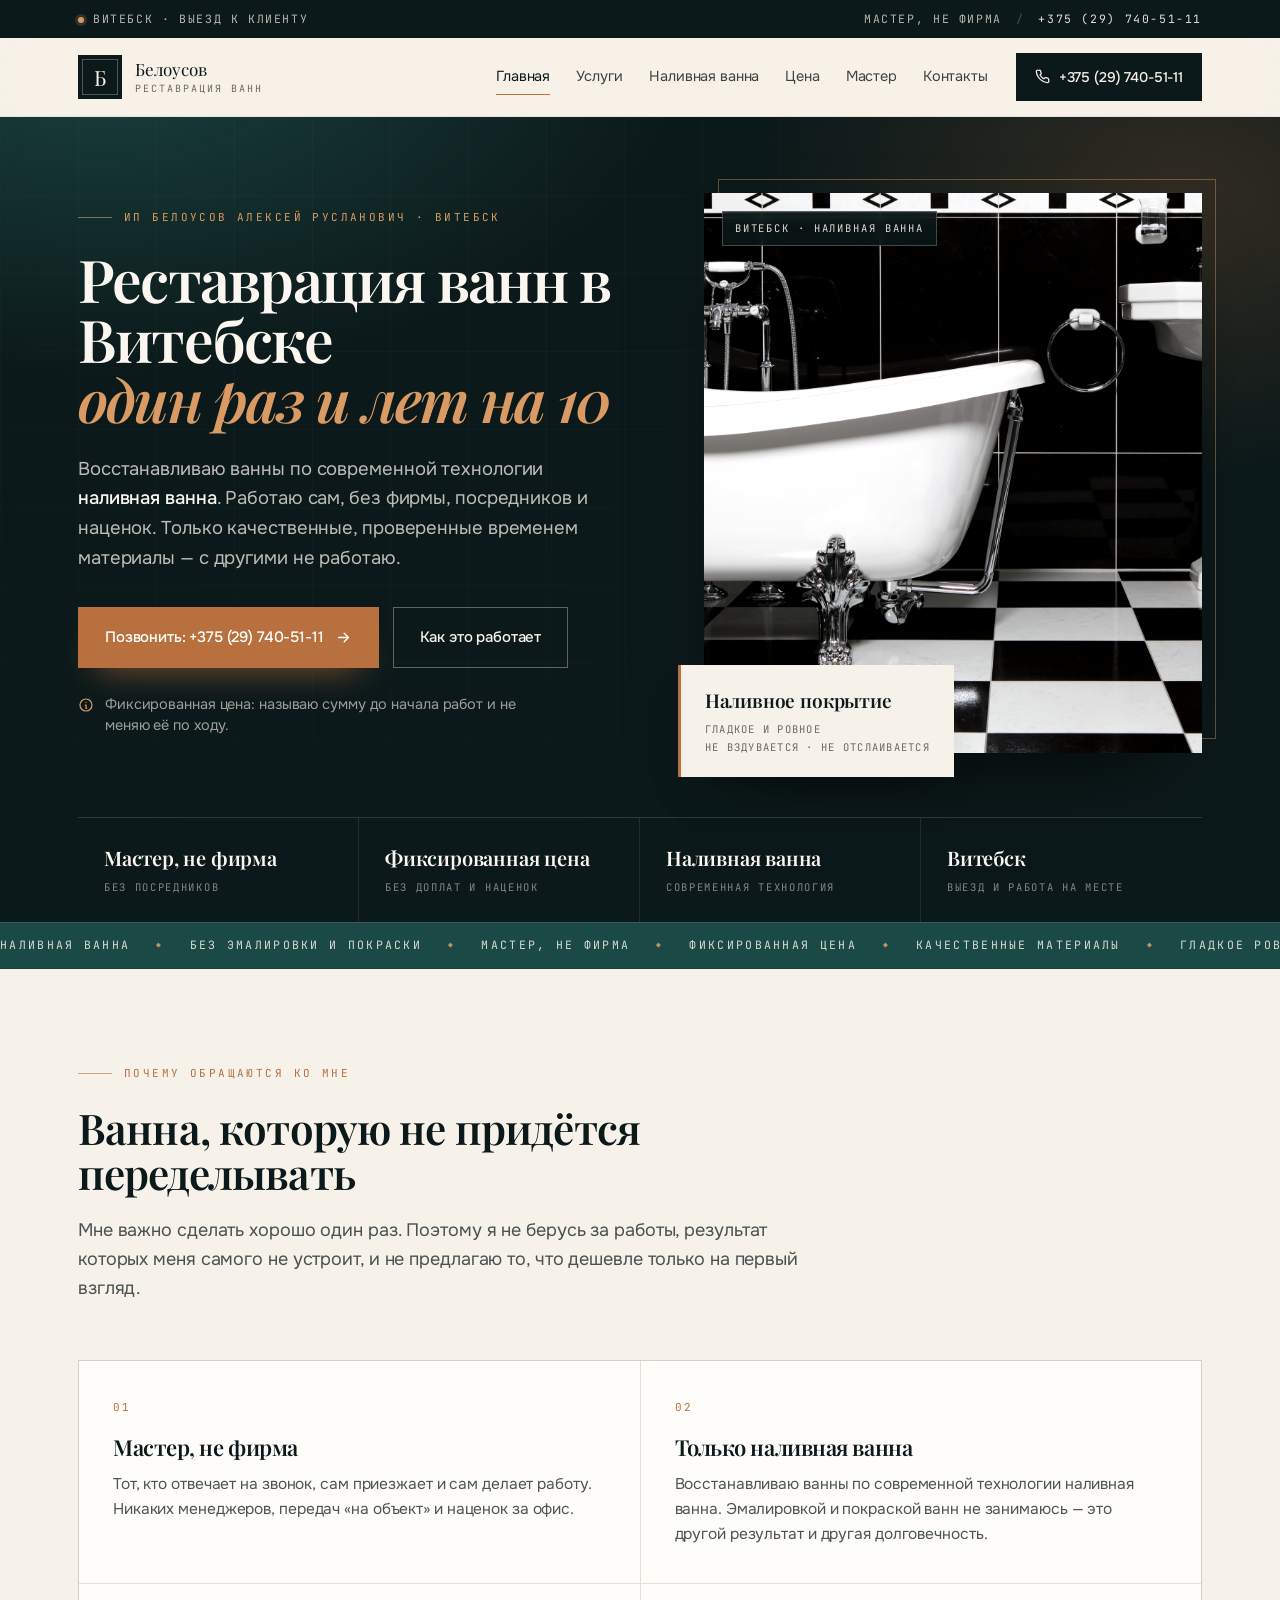
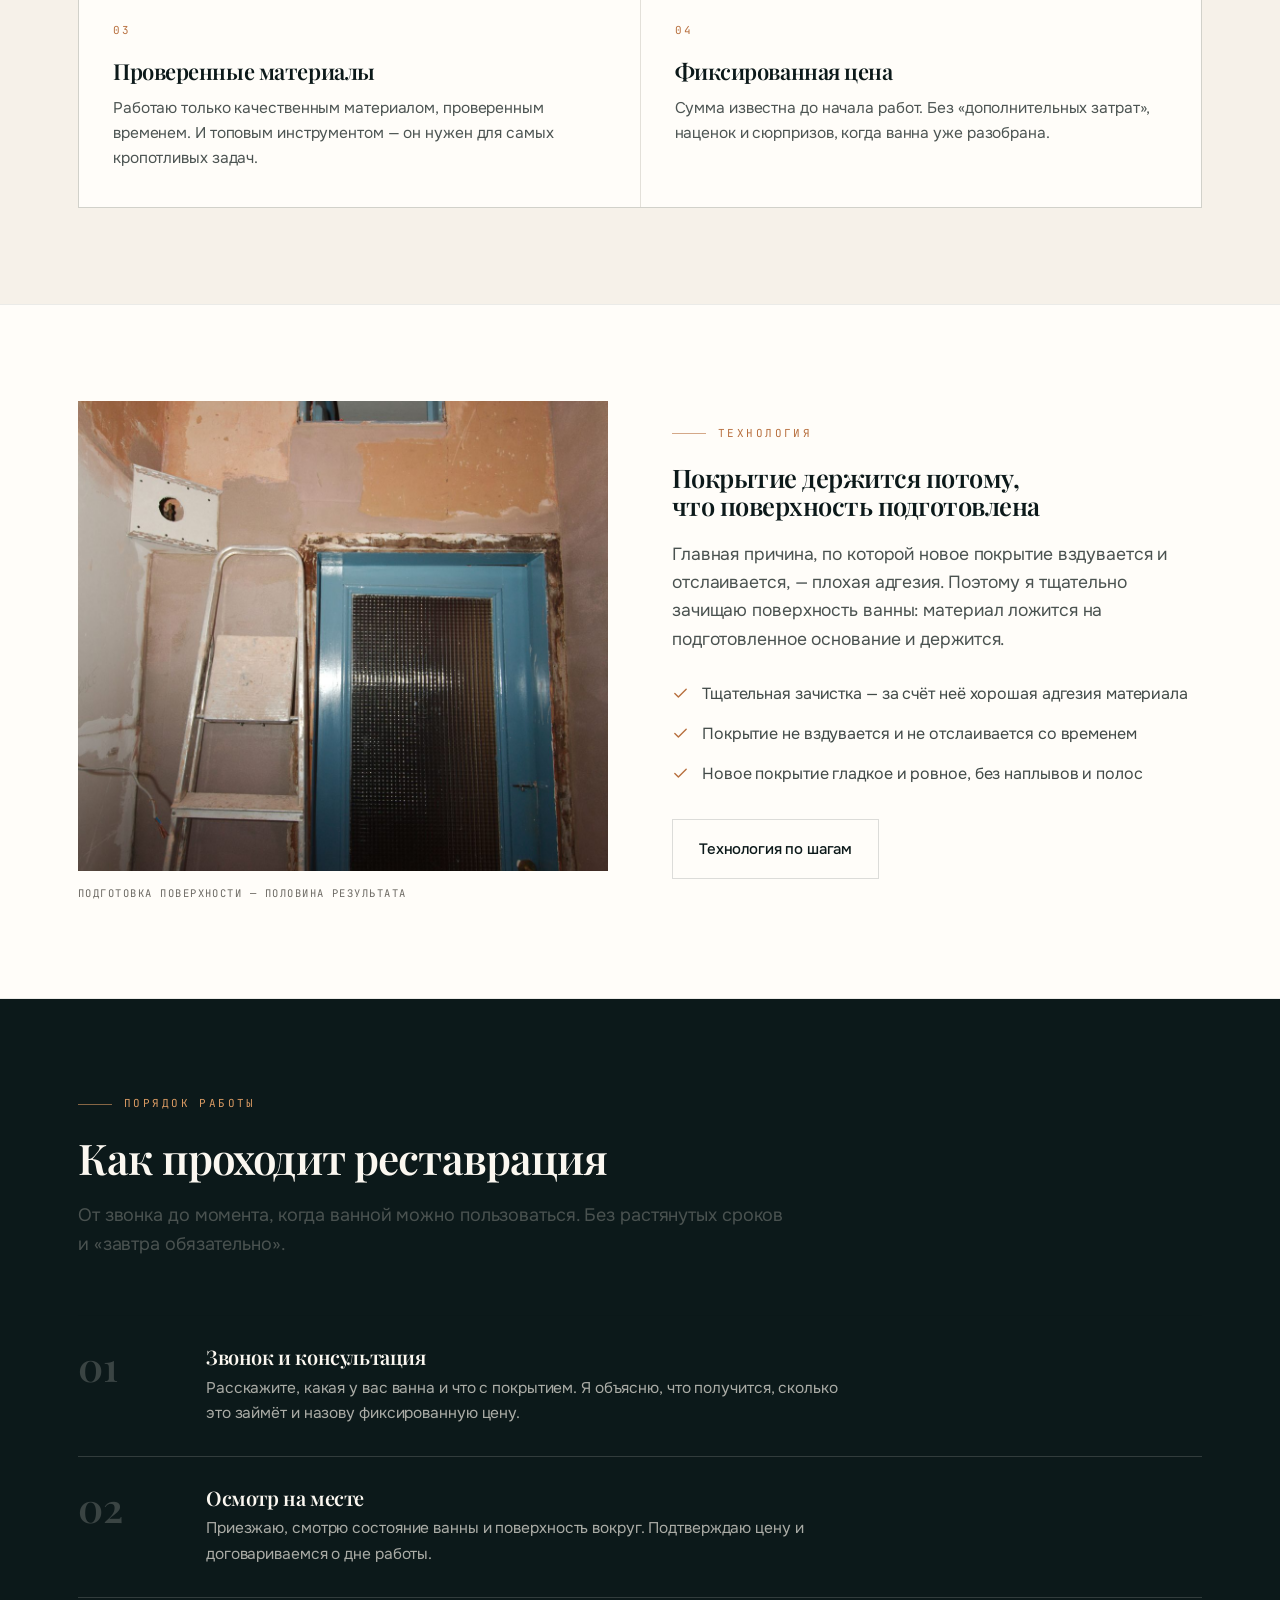
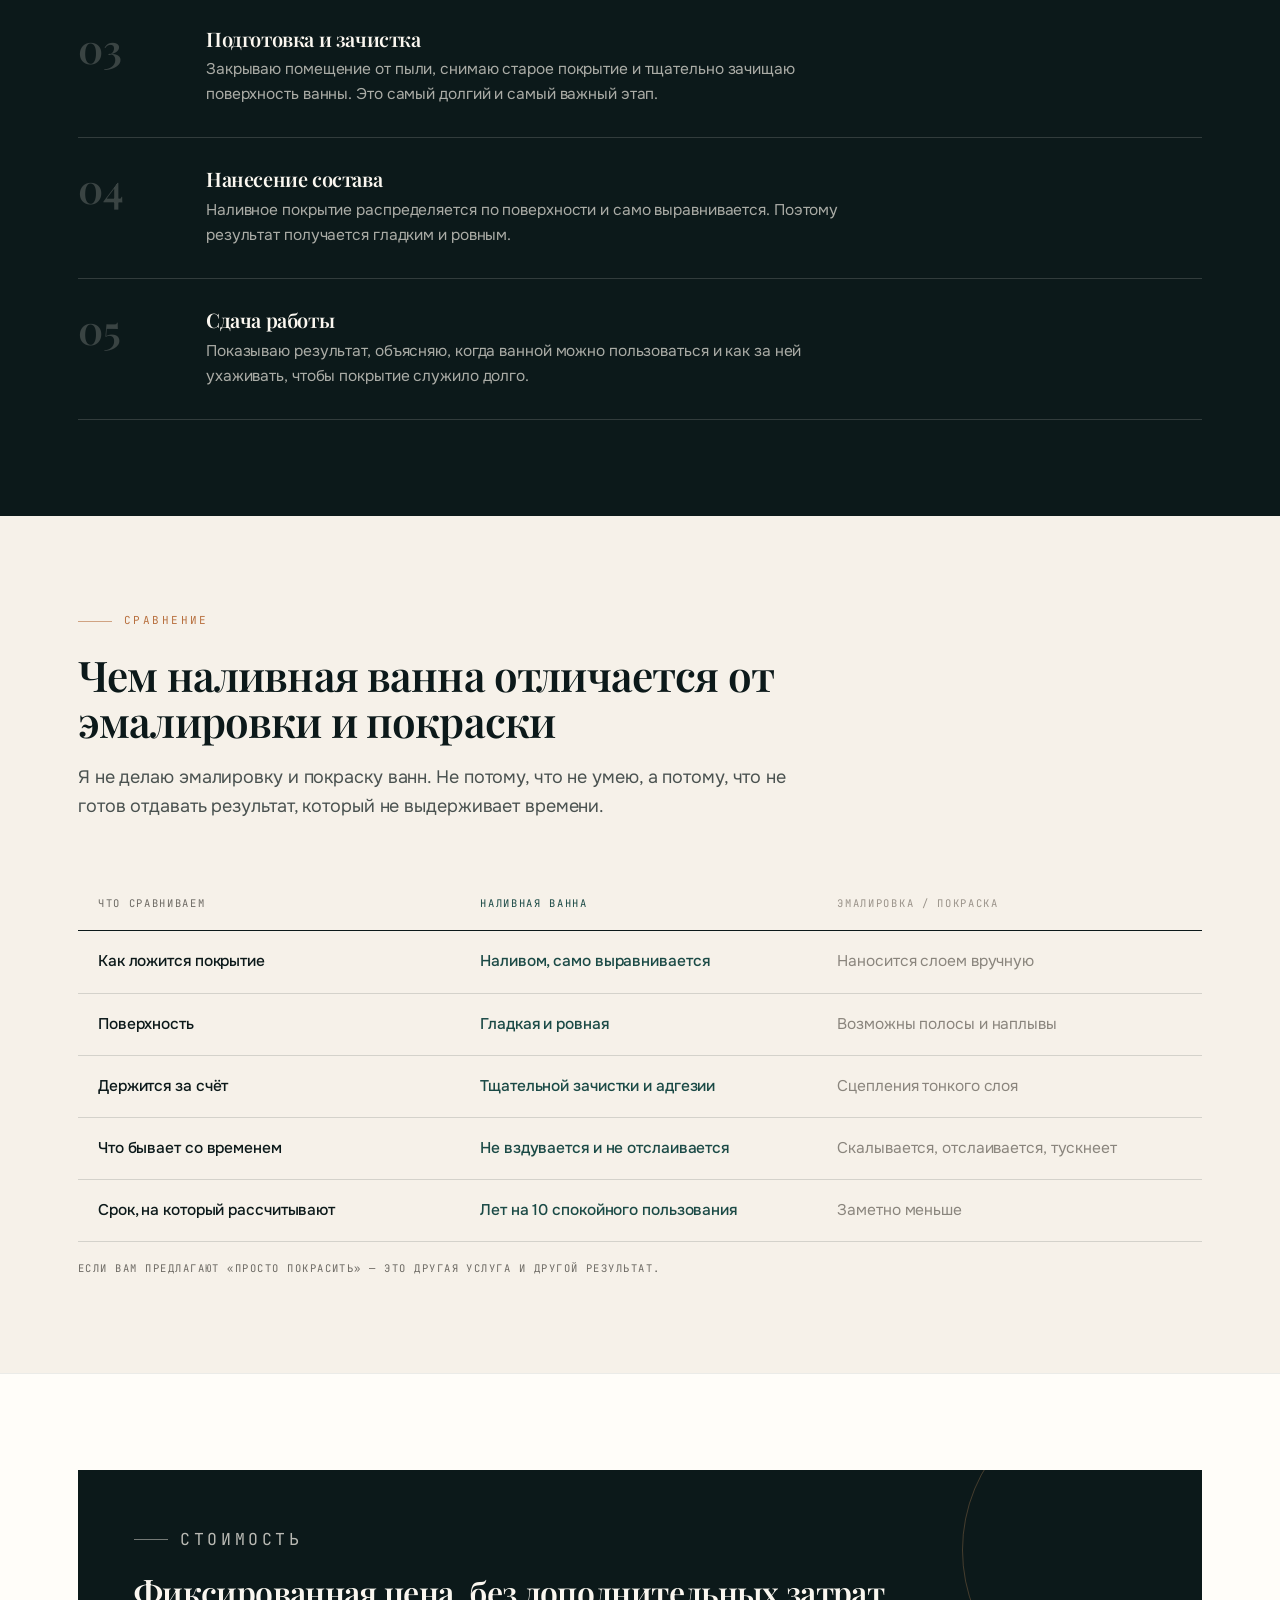
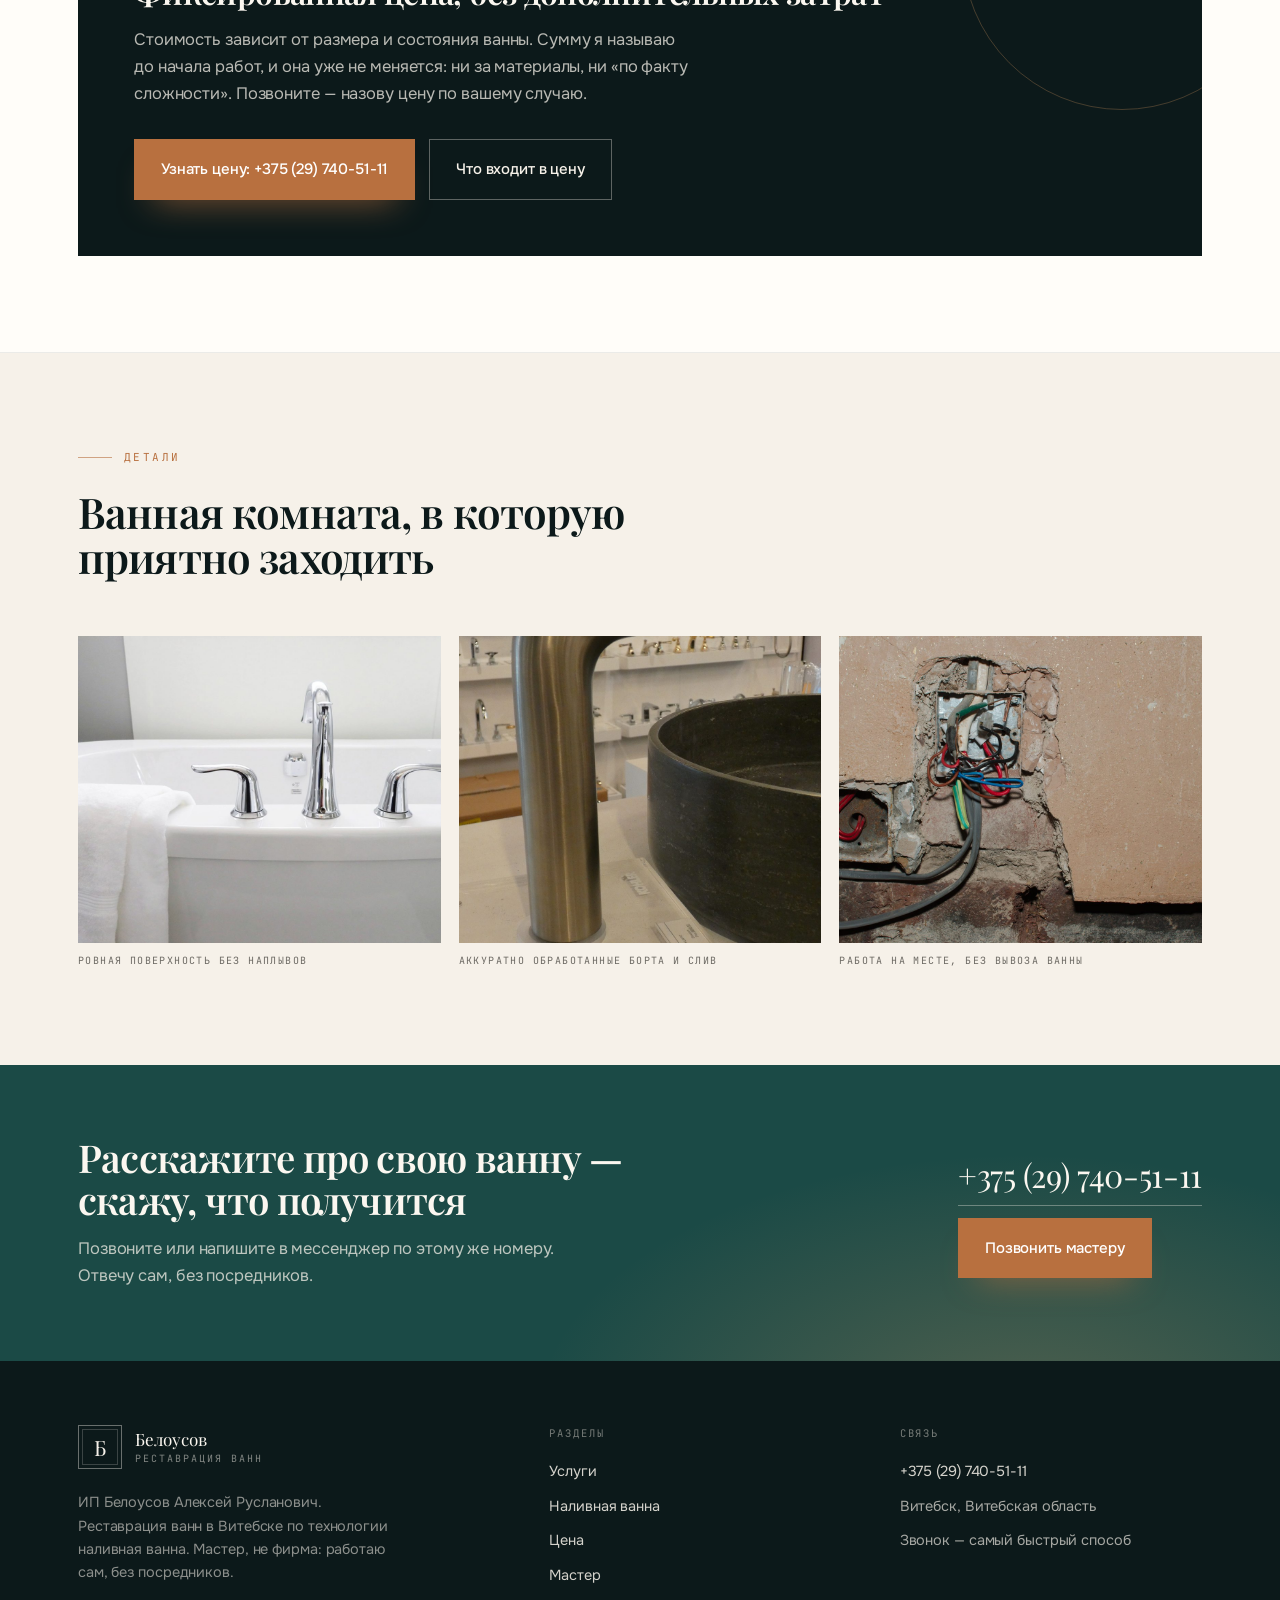
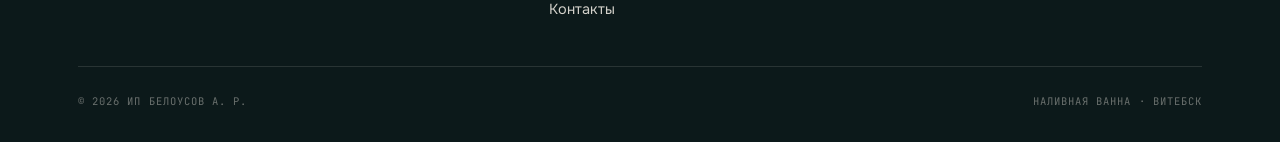
<file: index.html>
<!DOCTYPE html>
<html lang="ru">
<head>
<meta charset="utf-8">
<meta name="viewport" content="width=device-width, initial-scale=1">
<title>Реставрация ванн в Витебске — наливная ванна | ИП Белоусов А. Р.</title>
<meta name="description" content="Реставрация ванн в Витебске по технологии наливная ванна. Мастер, не фирма: работаю сам, без посредников. Только качественные материалы, фиксированная цена. Тел. +375 (29) 740-51-11.">
<meta name="theme-color" content="#0c191a">
<link rel="canonical" href="index.html">
<meta property="og:type" content="website">
<meta property="og:title" content="Реставрация ванн в Витебске — наливная ванна">
<meta property="og:description" content="Восстанавливаю ванны по современной технологии наливная ванна. Мастер, не фирма. Фиксированная цена, покрытие гладкое и ровное.">
<meta property="og:image" content="assets/img/og.jpg">
<meta property="og:locale" content="ru_BY">
<link rel="icon" href="assets/favicon.svg" type="image/svg+xml">
<link rel="preconnect" href="https://fonts.googleapis.com">
<link rel="preconnect" href="https://fonts.gstatic.com" crossorigin>
<link href="https://fonts.googleapis.com/css2?family=Playfair+Display:ital,wght@0,500;0,600;1,500&family=Onest:wght@300;400;500;600&family=JetBrains+Mono:wght@400;500&display=swap" rel="stylesheet">
<link rel="stylesheet" href="assets/css/style.css">
<script type="application/ld+json">
{
  "@context": "https://schema.org",
  "@type": "HomeAndConstructionBusiness",
  "name": "ИП Белоусов Алексей Русланович — реставрация ванн",
  "description": "Реставрация ванн в Витебске по технологии наливная ванна. Работает мастер, не фирма.",
  "telephone": "+375297405111",
  "image": "assets/img/og.jpg",
  "address": {
    "@type": "PostalAddress",
    "addressLocality": "Витебск",
    "addressRegion": "Витебская область",
    "addressCountry": "BY"
  },
  "areaServed": "Витебск",
  "priceRange": "фиксированная цена",
  "makesOffer": [
    { "@type": "Offer", "itemOffered": { "@type": "Service", "name": "Реставрация ванн наливным способом" } },
    { "@type": "Offer", "itemOffered": { "@type": "Service", "name": "Восстановление покрытия ванны" } }
  ]
}
</script>
</head>
<body data-page="home">
<a class="skip" href="#main">Перейти к содержимому</a>

<div class="topbar">
  <div class="wrap">
    <div><span class="topbar__dot"></span>Витебск · выезд к клиенту</div>
    <div class="topbar__right">
      <span class="topbar__hide">Мастер, не фирма</span>
      <span class="topbar__sep topbar__hide">/</span>
      <a href="tel:+375297405111">+375 (29) 740-51-11</a>
    </div>
  </div>
</div>

<header class="site-header">
  <div class="wrap">
    <a class="brand" href="index.html" aria-label="На главную">
      <span class="brand__mark">Б</span>
      <span class="brand__text">
        <span class="brand__name">Белоусов</span>
        <span class="brand__sub">реставрация ванн</span>
      </span>
    </a>

    <nav class="nav" id="main-nav" aria-label="Основное меню">
      <a href="index.html" aria-current="page">Главная</a>
      <a href="uslugi.html">Услуги</a>
      <a href="nalivnaya-vanna.html">Наливная ванна</a>
      <a href="ceny.html">Цена</a>
      <a href="o-mastere.html">Мастер</a>
      <a href="kontakty.html">Контакты</a>
    </nav>

    <a class="header-phone" href="tel:+375297405111">
      <svg width="15" height="15" viewBox="0 0 24 24" fill="none" stroke="currentColor" stroke-width="2" stroke-linecap="round" stroke-linejoin="round" aria-hidden="true"><path d="M22 16.9v3a2 2 0 0 1-2.2 2 19.8 19.8 0 0 1-8.6-3.1 19.5 19.5 0 0 1-6-6A19.8 19.8 0 0 1 2.1 4.2 2 2 0 0 1 4.1 2h3a2 2 0 0 1 2 1.7c.1.9.4 1.8.7 2.6a2 2 0 0 1-.5 2.1L8.1 9.6a16 16 0 0 0 6 6l1.2-1.2a2 2 0 0 1 2.1-.5c.8.3 1.7.6 2.6.7a2 2 0 0 1 1.7 2Z"/></svg>
      +375 (29) 740-51-11
    </a>

    <button class="burger" type="button" aria-label="Меню" aria-expanded="false" aria-controls="main-nav">
      <span></span>
    </button>
  </div>
</header>

<main id="main">

  <section class="hero">
    <div class="wrap">
      <div class="hero__grid">
        <div class="hero__copy">
          <p class="eyebrow eyebrow--light">ИП Белоусов Алексей Русланович · Витебск</p>
          <h1>Реставрация ванн в Витебске <em>один раз и лет на 10</em></h1>
          <p class="hero__lead">Восстанавливаю ванны по современной технологии <b>наливная ванна</b>. Работаю сам, без фирмы, посредников и наценок. Только качественные, проверенные временем материалы — с другими не работаю.</p>
          <div class="hero__actions">
            <a class="btn btn--primary" href="tel:+375297405111">
              Позвонить: +375 (29) 740-51-11
              <svg width="17" height="17" viewBox="0 0 24 24" fill="none" stroke="currentColor" stroke-width="2" stroke-linecap="round" stroke-linejoin="round" aria-hidden="true"><path d="M5 12h14M13 6l6 6-6 6"/></svg>
            </a>
            <a class="btn btn--ghost" href="nalivnaya-vanna.html">Как это работает</a>
          </div>
          <p class="hero__note">
            <svg width="16" height="16" viewBox="0 0 24 24" fill="none" stroke="currentColor" stroke-width="1.8" stroke-linecap="round" stroke-linejoin="round" aria-hidden="true"><circle cx="12" cy="12" r="9"/><path d="M12 8h.01M11 12h1v5h1"/></svg>
            Фиксированная цена: называю сумму до начала работ и не меняю её по ходу.
          </p>
        </div>

        <div class="hero__media">
          <div class="hero__frame">
            <span class="hero__badge">Витебск · наливная ванна</span>
            <img src="assets/img/hero.jpg" width="1400" height="1700" alt="Ванна в ванной комнате после восстановления покрытия" fetchpriority="high">
            <div class="hero__plate">
              <b>Наливное покрытие</b>
              <span>гладкое и ровное<br>не вздувается · не отслаивается</span>
            </div>
          </div>
        </div>
      </div>

      <div class="stats">
        <div><b>Мастер, не фирма</b><span>без посредников</span></div>
        <div><b>Фиксированная цена</b><span>без доплат и наценок</span></div>
        <div><b>Наливная ванна</b><span>современная технология</span></div>
        <div><b>Витебск</b><span>выезд и работа на месте</span></div>
      </div>
    </div>
  </section>

  <div class="ticker" aria-hidden="true">
    <div class="ticker__track">
      <span>Наливная ванна</span><span>Без эмалировки и покраски</span><span>Мастер, не фирма</span><span>Фиксированная цена</span><span>Качественные материалы</span><span>Гладкое ровное покрытие</span><span>Витебск</span><span>+375 (29) 740-51-11</span>
      <span>Наливная ванна</span><span>Без эмалировки и покраски</span><span>Мастер, не фирма</span><span>Фиксированная цена</span><span>Качественные материалы</span><span>Гладкое ровное покрытие</span><span>Витебск</span><span>+375 (29) 740-51-11</span>
    </div>
  </div>

  <section class="section">
    <div class="wrap">
      <div class="section__head reveal">
        <p class="eyebrow">Почему обращаются ко мне</p>
        <h2>Ванна, которую не придётся переделывать</h2>
        <p class="lead">Мне важно сделать хорошо один раз. Поэтому я не берусь за работы, результат которых меня самого не устроит, и не предлагаю то, что дешевле только на первый взгляд.</p>
      </div>

      <div class="cards reveal">
        <article class="card">
          <span class="card__num">01</span>
          <h3>Мастер, не фирма</h3>
          <p>Тот, кто отвечает на звонок, сам приезжает и сам делает работу. Никаких менеджеров, передач «на объект» и наценок за офис.</p>
        </article>
        <article class="card">
          <span class="card__num">02</span>
          <h3>Только наливная ванна</h3>
          <p>Восстанавливаю ванны по современной технологии наливная ванна. Эмалировкой и покраской ванн не занимаюсь — это другой результат и другая долговечность.</p>
        </article>
        <article class="card">
          <span class="card__num">03</span>
          <h3>Проверенные материалы</h3>
          <p>Работаю только качественным материалом, проверенным временем. И топовым инструментом — он нужен для самых кропотливых задач.</p>
        </article>
        <article class="card">
          <span class="card__num">04</span>
          <h3>Фиксированная цена</h3>
          <p>Сумма известна до начала работ. Без «дополнительных затрат», наценок и сюрпризов, когда ванна уже разобрана.</p>
        </article>
      </div>
    </div>
  </section>

  <section class="section section--paper">
    <div class="wrap">
      <div class="split">
        <div class="split__media reveal">
          <img src="assets/img/work-1.jpg" width="1100" height="1400" alt="Подготовка ванной комнаты к работе" loading="lazy">
          <p class="split__caption">Подготовка поверхности — половина результата</p>
        </div>
        <div class="reveal">
          <p class="eyebrow">Технология</p>
          <h2>Покрытие держится потому,<br>что поверхность подготовлена</h2>
          <p class="lead" style="margin-top:20px;font-size:17.5px;color:#4a5250">Главная причина, по которой новое покрытие вздувается и отслаивается, — плохая адгезия. Поэтому я тщательно зачищаю поверхность ванны: материал ложится на подготовленное основание и держится.</p>
          <ul class="checks" style="margin-top:28px">
            <li>
              <svg width="17" height="17" viewBox="0 0 24 24" fill="none" stroke="currentColor" stroke-width="2" stroke-linecap="round" stroke-linejoin="round" aria-hidden="true"><path d="M20 6 9 17l-5-5"/></svg>
              Тщательная зачистка — за счёт неё хорошая адгезия материала
            </li>
            <li>
              <svg width="17" height="17" viewBox="0 0 24 24" fill="none" stroke="currentColor" stroke-width="2" stroke-linecap="round" stroke-linejoin="round" aria-hidden="true"><path d="M20 6 9 17l-5-5"/></svg>
              Покрытие не вздувается и не отслаивается со временем
            </li>
            <li>
              <svg width="17" height="17" viewBox="0 0 24 24" fill="none" stroke="currentColor" stroke-width="2" stroke-linecap="round" stroke-linejoin="round" aria-hidden="true"><path d="M20 6 9 17l-5-5"/></svg>
              Новое покрытие гладкое и ровное, без наплывов и полос
            </li>
          </ul>
          <div class="hero__actions" style="margin-top:32px">
            <a class="btn btn--outline" href="nalivnaya-vanna.html">Технология по шагам</a>
          </div>
        </div>
      </div>
    </div>
  </section>

  <section class="section section--dark">
    <div class="wrap">
      <div class="section__head reveal">
        <p class="eyebrow eyebrow--light">Порядок работы</p>
        <h2>Как проходит реставрация</h2>
        <p class="lead">От звонка до момента, когда ванной можно пользоваться. Без растянутых сроков и «завтра обязательно».</p>
      </div>

      <div class="steps reveal">
        <div class="step">
          <div class="step__num">01</div>
          <div>
            <h3>Звонок и консультация</h3>
            <p>Расскажите, какая у вас ванна и что с покрытием. Я объясню, что получится, сколько это займёт и назову фиксированную цену.</p>
          </div>
        </div>
        <div class="step">
          <div class="step__num">02</div>
          <div>
            <h3>Осмотр на месте</h3>
            <p>Приезжаю, смотрю состояние ванны и поверхность вокруг. Подтверждаю цену и договариваемся о дне работы.</p>
          </div>
        </div>
        <div class="step">
          <div class="step__num">03</div>
          <div>
            <h3>Подготовка и зачистка</h3>
            <p>Закрываю помещение от пыли, снимаю старое покрытие и тщательно зачищаю поверхность ванны. Это самый долгий и самый важный этап.</p>
          </div>
        </div>
        <div class="step">
          <div class="step__num">04</div>
          <div>
            <h3>Нанесение состава</h3>
            <p>Наливное покрытие распределяется по поверхности и само выравнивается. Поэтому результат получается гладким и ровным.</p>
          </div>
        </div>
        <div class="step">
          <div class="step__num">05</div>
          <div>
            <h3>Сдача работы</h3>
            <p>Показываю результат, объясняю, когда ванной можно пользоваться и как за ней ухаживать, чтобы покрытие служило долго.</p>
          </div>
        </div>
      </div>
    </div>
  </section>

  <section class="section">
    <div class="wrap">
      <div class="section__head reveal">
        <p class="eyebrow">Сравнение</p>
        <h2>Чем наливная ванна отличается от эмалировки и покраски</h2>
        <p class="lead">Я не делаю эмалировку и покраску ванн. Не потому, что не умею, а потому, что не готов отдавать результат, который не выдерживает времени.</p>
      </div>

      <div class="reveal" style="overflow-x:auto">
        <table class="compare">
          <thead>
            <tr>
              <th>Что сравниваем</th>
              <th>Наливная ванна</th>
              <th>Эмалировка / покраска</th>
            </tr>
          </thead>
          <tbody>
            <tr>
              <th>Как ложится покрытие</th>
              <td class="yes">Наливом, само выравнивается</td>
              <td class="no">Наносится слоем вручную</td>
            </tr>
            <tr>
              <th>Поверхность</th>
              <td class="yes">Гладкая и ровная</td>
              <td class="no">Возможны полосы и наплывы</td>
            </tr>
            <tr>
              <th>Держится за счёт</th>
              <td class="yes">Тщательной зачистки и адгезии</td>
              <td class="no">Сцепления тонкого слоя</td>
            </tr>
            <tr>
              <th>Что бывает со временем</th>
              <td class="yes">Не вздувается и не отслаивается</td>
              <td class="no">Скалывается, отслаивается, тускнеет</td>
            </tr>
            <tr>
              <th>Срок, на который рассчитывают</th>
              <td class="yes">Лет на 10 спокойного пользования</td>
              <td class="no">Заметно меньше</td>
            </tr>
          </tbody>
        </table>
      </div>
      <p class="split__caption" style="margin-top:18px">Если вам предлагают «просто покрасить» — это другая услуга и другой результат.</p>
    </div>
  </section>

  <section class="section section--paper">
    <div class="wrap">
      <div class="pricebox reveal">
        <p class="eyebrow eyebrow--light">Стоимость</p>
        <h3>Фиксированная цена, без дополнительных затрат</h3>
        <p>Стоимость зависит от размера и состояния ванны. Сумму я называю до начала работ, и она уже не меняется: ни за материалы, ни «по факту сложности». Позвоните — назову цену по вашему случаю.</p>
        <div class="pricebox__row">
          <a class="btn btn--primary" href="tel:+375297405111">Узнать цену: +375 (29) 740-51-11</a>
          <a class="btn btn--ghost" href="ceny.html">Что входит в цену</a>
        </div>
      </div>
    </div>
  </section>

  <section class="section">
    <div class="wrap">
      <div class="section__head reveal">
        <p class="eyebrow">Детали</p>
        <h2>Ванная комната, в которую приятно заходить</h2>
      </div>
      <div class="strip reveal">
        <figure>
          <img src="assets/img/tub-white.jpg" width="1200" height="900" alt="Белая ванна с гладким покрытием" loading="lazy">
          <figcaption>Ровная поверхность без наплывов</figcaption>
        </figure>
        <figure>
          <img src="assets/img/faucet.jpg" width="1200" height="900" alt="Смеситель и борт ванны" loading="lazy">
          <figcaption>Аккуратно обработанные борта и слив</figcaption>
        </figure>
        <figure>
          <img src="assets/img/work-2.jpg" width="1500" height="1000" alt="Работа в ванной комнате" loading="lazy">
          <figcaption>Работа на месте, без вывоза ванны</figcaption>
        </figure>
      </div>
    </div>
  </section>

  <section class="cta">
    <div class="wrap">
      <div>
        <h2>Расскажите про свою ванну — скажу, что получится</h2>
        <p>Позвоните или напишите в мессенджер по этому же номеру. Отвечу сам, без посредников.</p>
      </div>
      <div class="cta__actions">
        <a class="cta__phone" href="tel:+375297405111">+375 (29) 740-51-11</a>
        <a class="btn btn--primary" href="tel:+375297405111">Позвонить мастеру</a>
      </div>
    </div>
  </section>

</main>

<footer class="site-footer">
  <div class="wrap">
    <div class="footer__grid">
      <div class="footer__brand">
        <a class="brand" href="index.html">
          <span class="brand__mark">Б</span>
          <span class="brand__text">
            <span class="brand__name">Белоусов</span>
            <span class="brand__sub">реставрация ванн</span>
          </span>
        </a>
        <p class="footer__about">ИП Белоусов Алексей Русланович. Реставрация ванн в Витебске по технологии наливная ванна. Мастер, не фирма: работаю сам, без посредников.</p>
      </div>
      <div>
        <p class="footer__title">Разделы</p>
        <div class="footer__list">
          <a href="uslugi.html">Услуги</a>
          <a href="nalivnaya-vanna.html">Наливная ванна</a>
          <a href="ceny.html">Цена</a>
          <a href="o-mastere.html">Мастер</a>
          <a href="kontakty.html">Контакты</a>
        </div>
      </div>
      <div>
        <p class="footer__title">Связь</p>
        <div class="footer__list">
          <a href="tel:+375297405111">+375 (29) 740-51-11</a>
          <span>Витебск, Витебская область</span>
          <span>Звонок — самый быстрый способ</span>
        </div>
      </div>
    </div>
    <div class="footer__bottom">
      <span>© <span id="year">2026</span> ИП Белоусов А. Р.</span>
      <span>Наливная ванна · Витебск</span>
    </div>
  </div>
</footer>

<div class="callbar">
  <a href="tel:+375297405111">
    <svg width="16" height="16" viewBox="0 0 24 24" fill="none" stroke="currentColor" stroke-width="2" stroke-linecap="round" stroke-linejoin="round" aria-hidden="true"><path d="M22 16.9v3a2 2 0 0 1-2.2 2 19.8 19.8 0 0 1-8.6-3.1 19.5 19.5 0 0 1-6-6A19.8 19.8 0 0 1 2.1 4.2 2 2 0 0 1 4.1 2h3a2 2 0 0 1 2 1.7c.1.9.4 1.8.7 2.6a2 2 0 0 1-.5 2.1L8.1 9.6a16 16 0 0 0 6 6l1.2-1.2a2 2 0 0 1 2.1-.5c.8.3 1.7.6 2.6.7a2 2 0 0 1 1.7 2Z"/></svg>
    Позвонить
  </a>
  <a href="nalivnaya-vanna.html">Технология</a>
</div>

<script src="assets/js/main.js"></script>
</body>
</html>
</file>
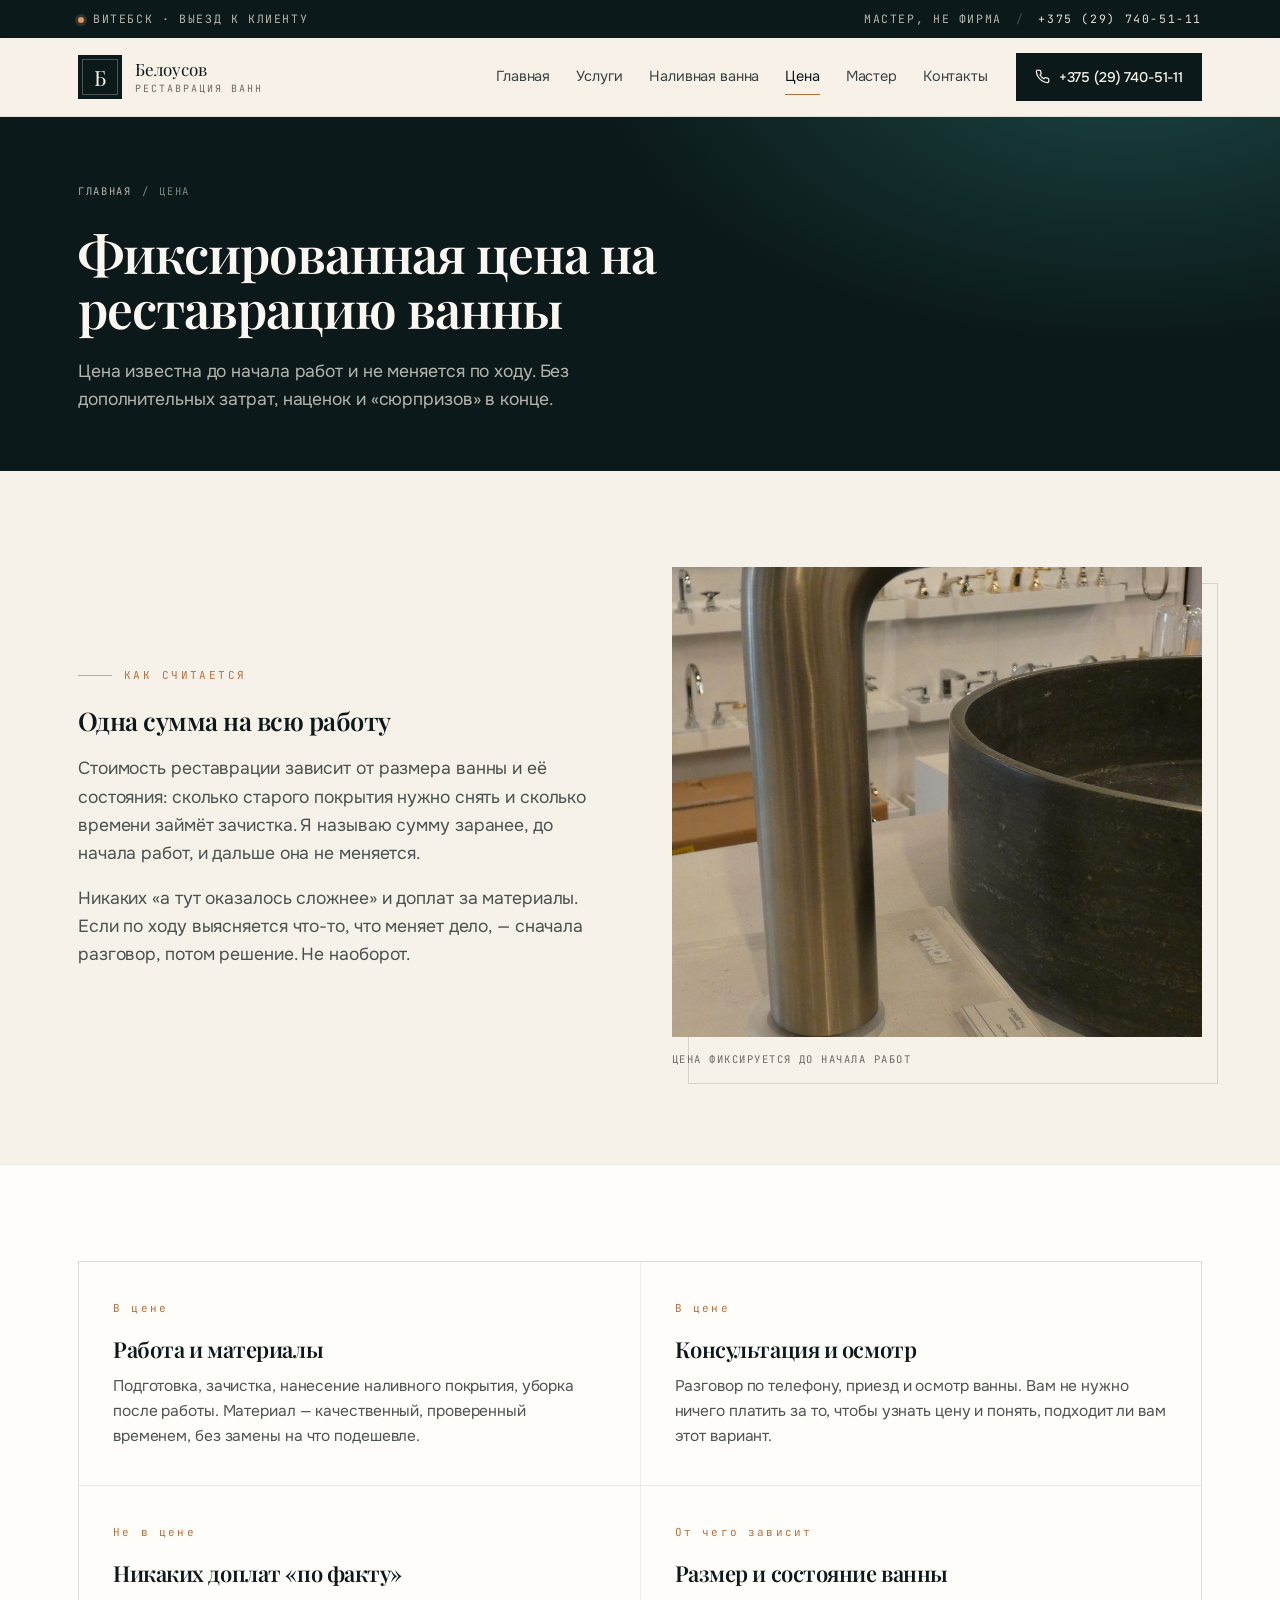
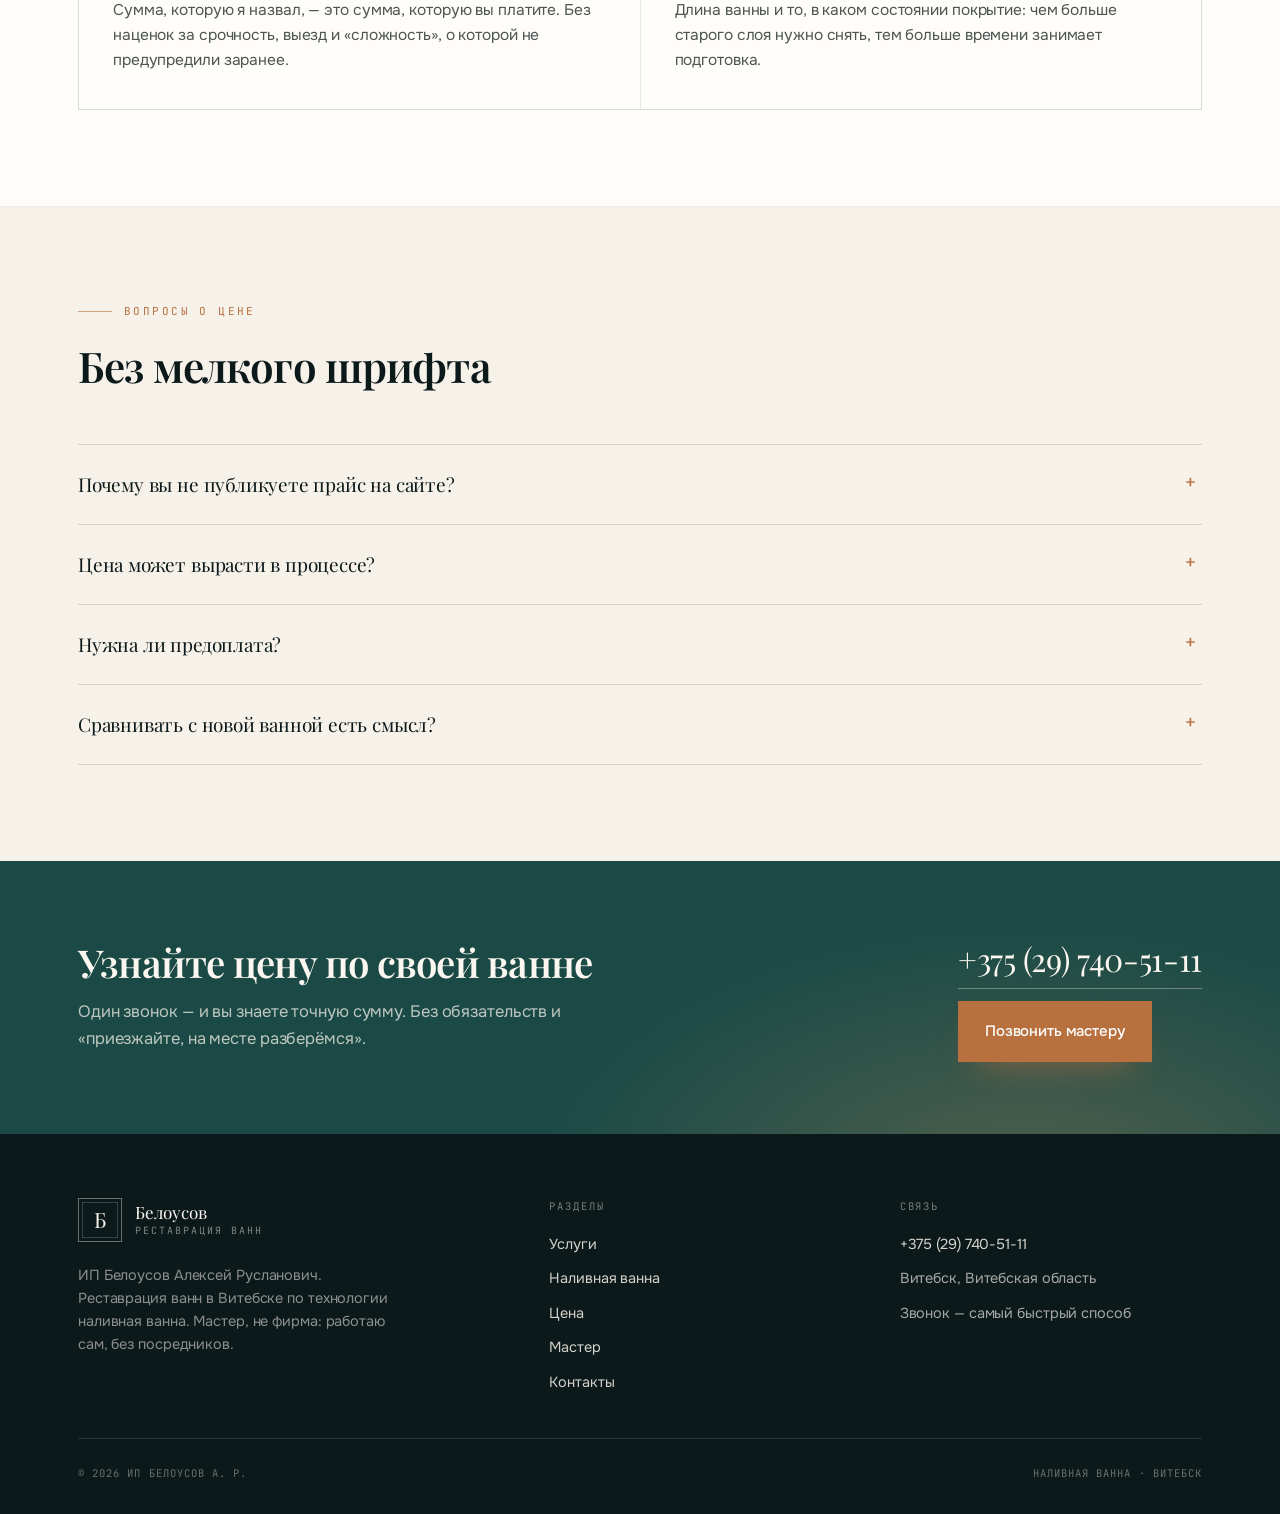
<file: ceny.html>
<!DOCTYPE html>
<html lang="ru">
<head>
<meta charset="utf-8">
<meta name="viewport" content="width=device-width, initial-scale=1">
<title>Цена реставрации ванны в Витебске — фиксированная | Белоусов</title>
<meta name="description" content="Фиксированная цена на реставрацию ванны в Витебске: сумма известна до начала работ, без доплат и наценок. Узнать цену по телефону +375 (29) 740-51-11.">
<meta name="theme-color" content="#0c191a">
<link rel="canonical" href="ceny.html">
<meta property="og:type" content="website">
<meta property="og:title" content="Фиксированная цена на реставрацию ванны">
<meta property="og:description" content="Цена известна до начала работ и не меняется по ходу. Что входит в стоимость и от чего она зависит.">
<meta property="og:image" content="assets/img/og.jpg">
<meta property="og:locale" content="ru_BY">
<link rel="icon" href="assets/favicon.svg" type="image/svg+xml">
<link rel="preconnect" href="https://fonts.googleapis.com">
<link rel="preconnect" href="https://fonts.gstatic.com" crossorigin>
<link href="https://fonts.googleapis.com/css2?family=Playfair+Display:ital,wght@0,500;0,600;1,500&family=Onest:wght@300;400;500;600&family=JetBrains+Mono:wght@400;500&display=swap" rel="stylesheet">
<link rel="stylesheet" href="assets/css/style.css">
</head>
<body data-page="ceny">
<a class="skip" href="#main">Перейти к содержимому</a>

<div class="topbar">
  <div class="wrap">
    <div><span class="topbar__dot"></span>Витебск · выезд к клиенту</div>
    <div class="topbar__right">
      <span class="topbar__hide">Мастер, не фирма</span>
      <span class="topbar__sep topbar__hide">/</span>
      <a href="tel:+375297405111">+375 (29) 740-51-11</a>
    </div>
  </div>
</div>

<header class="site-header">
  <div class="wrap">
    <a class="brand" href="index.html" aria-label="На главную">
      <span class="brand__mark">Б</span>
      <span class="brand__text">
        <span class="brand__name">Белоусов</span>
        <span class="brand__sub">реставрация ванн</span>
      </span>
    </a>

    <nav class="nav" id="main-nav" aria-label="Основное меню">
      <a href="index.html">Главная</a>
      <a href="uslugi.html">Услуги</a>
      <a href="nalivnaya-vanna.html">Наливная ванна</a>
      <a href="ceny.html" aria-current="page">Цена</a>
      <a href="o-mastere.html">Мастер</a>
      <a href="kontakty.html">Контакты</a>
    </nav>

    <a class="header-phone" href="tel:+375297405111">
      <svg width="15" height="15" viewBox="0 0 24 24" fill="none" stroke="currentColor" stroke-width="2" stroke-linecap="round" stroke-linejoin="round" aria-hidden="true"><path d="M22 16.9v3a2 2 0 0 1-2.2 2 19.8 19.8 0 0 1-8.6-3.1 19.5 19.5 0 0 1-6-6A19.8 19.8 0 0 1 2.1 4.2 2 2 0 0 1 4.1 2h3a2 2 0 0 1 2 1.7c.1.9.4 1.8.7 2.6a2 2 0 0 1-.5 2.1L8.1 9.6a16 16 0 0 0 6 6l1.2-1.2a2 2 0 0 1 2.1-.5c.8.3 1.7.6 2.6.7a2 2 0 0 1 1.7 2Z"/></svg>
      +375 (29) 740-51-11
    </a>

    <button class="burger" type="button" aria-label="Меню" aria-expanded="false" aria-controls="main-nav">
      <span></span>
    </button>
  </div>
</header>

<main id="main">

  <section class="phero">
    <div class="wrap">
      <nav class="crumbs" aria-label="Хлебные крошки"><a href="index.html">Главная</a><span>/</span><span>Цена</span></nav>
      <h1>Фиксированная цена на реставрацию ванны</h1>
      <p>Цена известна до начала работ и не меняется по ходу. Без дополнительных затрат, наценок и «сюрпризов» в конце.</p>
    </div>
  </section>

  <section class="section">
    <div class="wrap">
      <div class="split">
        <div class="reveal">
          <p class="eyebrow">Как считается</p>
          <h2>Одна сумма на всю работу</h2>
          <p class="lead" style="margin-top:20px;font-size:17.5px;color:#4a5250">Стоимость реставрации зависит от размера ванны и её состояния: сколько старого покрытия нужно снять и сколько времени займёт зачистка. Я называю сумму заранее, до начала работ, и дальше она не меняется.</p>
          <p class="lead" style="margin-top:16px;font-size:17.5px;color:#4a5250">Никаких «а тут оказалось сложнее» и доплат за материалы. Если по ходу выясняется что-то, что меняет дело, — сначала разговор, потом решение. Не наоборот.</p>
        </div>
        <div class="split__media reveal">
          <img src="assets/img/faucet.jpg" width="1200" height="900" alt="Смеситель и борт ванны крупным планом" loading="lazy">
          <p class="split__caption">Цена фиксируется до начала работ</p>
        </div>
      </div>
    </div>
  </section>

  <section class="section section--paper">
    <div class="wrap">
      <div class="cards reveal">
        <article class="card">
          <span class="card__num">В цене</span>
          <h3>Работа и материалы</h3>
          <p>Подготовка, зачистка, нанесение наливного покрытия, уборка после работы. Материал — качественный, проверенный временем, без замены на что подешевле.</p>
        </article>
        <article class="card">
          <span class="card__num">В цене</span>
          <h3>Консультация и осмотр</h3>
          <p>Разговор по телефону, приезд и осмотр ванны. Вам не нужно ничего платить за то, чтобы узнать цену и понять, подходит ли вам этот вариант.</p>
        </article>
        <article class="card">
          <span class="card__num">Не в цене</span>
          <h3>Никаких доплат «по факту»</h3>
          <p>Сумма, которую я назвал, — это сумма, которую вы платите. Без наценок за срочность, выезд и «сложность», о которой не предупредили заранее.</p>
        </article>
        <article class="card">
          <span class="card__num">От чего зависит</span>
          <h3>Размер и состояние ванны</h3>
          <p>Длина ванны и то, в каком состоянии покрытие: чем больше старого слоя нужно снять, тем больше времени занимает подготовка.</p>
        </article>
      </div>
    </div>
  </section>

  <section class="section">
    <div class="wrap">
      <div class="section__head reveal">
        <p class="eyebrow">Вопросы о цене</p>
        <h2>Без мелкого шрифта</h2>
      </div>
      <div class="faq reveal">
        <details>
          <summary>Почему вы не публикуете прайс на сайте?</summary>
          <p>Потому что ванны разные, и одна цифра «от» ничего не говорит: она либо занижена, либо превращается в доплату на месте. Честнее назвать точную сумму по вашему случаю — это один звонок.</p>
        </details>
        <details>
          <summary>Цена может вырасти в процессе?</summary>
          <p>Нет. Я фиксирую сумму до начала работ. Если в ванне обнаружится что-то, из-за чего работа в изначальном виде невозможна, я остановлюсь и объясню это до того, как что-то менять.</p>
        </details>
        <details>
          <summary>Нужна ли предоплата?</summary>
          <p>Этот вопрос решаем по телефону при записи: расскажу, как удобно. Никаких скрытых условий задним числом.</p>
        </details>
        <details>
          <summary>Сравнивать с новой ванной есть смысл?</summary>
          <p>Иногда да, и я скажу об этом прямо. Если ванна в таком состоянии, что реставрация не даст результата, я не буду брать деньги за работу, которую сам считаю бессмысленной.</p>
        </details>
      </div>
    </div>
  </section>

  <section class="cta">
    <div class="wrap">
      <div>
        <h2>Узнайте цену по своей ванне</h2>
        <p>Один звонок — и вы знаете точную сумму. Без обязательств и «приезжайте, на месте разберёмся».</p>
      </div>
      <div class="cta__actions">
        <a class="cta__phone" href="tel:+375297405111">+375 (29) 740-51-11</a>
        <a class="btn btn--primary" href="tel:+375297405111">Позвонить мастеру</a>
      </div>
    </div>
  </section>

</main>

<footer class="site-footer">
  <div class="wrap">
    <div class="footer__grid">
      <div class="footer__brand">
        <a class="brand" href="index.html">
          <span class="brand__mark">Б</span>
          <span class="brand__text">
            <span class="brand__name">Белоусов</span>
            <span class="brand__sub">реставрация ванн</span>
          </span>
        </a>
        <p class="footer__about">ИП Белоусов Алексей Русланович. Реставрация ванн в Витебске по технологии наливная ванна. Мастер, не фирма: работаю сам, без посредников.</p>
      </div>
      <div>
        <p class="footer__title">Разделы</p>
        <div class="footer__list">
          <a href="uslugi.html">Услуги</a>
          <a href="nalivnaya-vanna.html">Наливная ванна</a>
          <a href="ceny.html">Цена</a>
          <a href="o-mastere.html">Мастер</a>
          <a href="kontakty.html">Контакты</a>
        </div>
      </div>
      <div>
        <p class="footer__title">Связь</p>
        <div class="footer__list">
          <a href="tel:+375297405111">+375 (29) 740-51-11</a>
          <span>Витебск, Витебская область</span>
          <span>Звонок — самый быстрый способ</span>
        </div>
      </div>
    </div>
    <div class="footer__bottom">
      <span>© <span id="year">2026</span> ИП Белоусов А. Р.</span>
      <span>Наливная ванна · Витебск</span>
    </div>
  </div>
</footer>

<div class="callbar">
  <a href="tel:+375297405111">
    <svg width="16" height="16" viewBox="0 0 24 24" fill="none" stroke="currentColor" stroke-width="2" stroke-linecap="round" stroke-linejoin="round" aria-hidden="true"><path d="M22 16.9v3a2 2 0 0 1-2.2 2 19.8 19.8 0 0 1-8.6-3.1 19.5 19.5 0 0 1-6-6A19.8 19.8 0 0 1 2.1 4.2 2 2 0 0 1 4.1 2h3a2 2 0 0 1 2 1.7c.1.9.4 1.8.7 2.6a2 2 0 0 1-.5 2.1L8.1 9.6a16 16 0 0 0 6 6l1.2-1.2a2 2 0 0 1 2.1-.5c.8.3 1.7.6 2.6.7a2 2 0 0 1 1.7 2Z"/></svg>
    Позвонить
  </a>
  <a href="nalivnaya-vanna.html">Технология</a>
</div>

<script src="assets/js/main.js"></script>
</body>
</html>
</file>
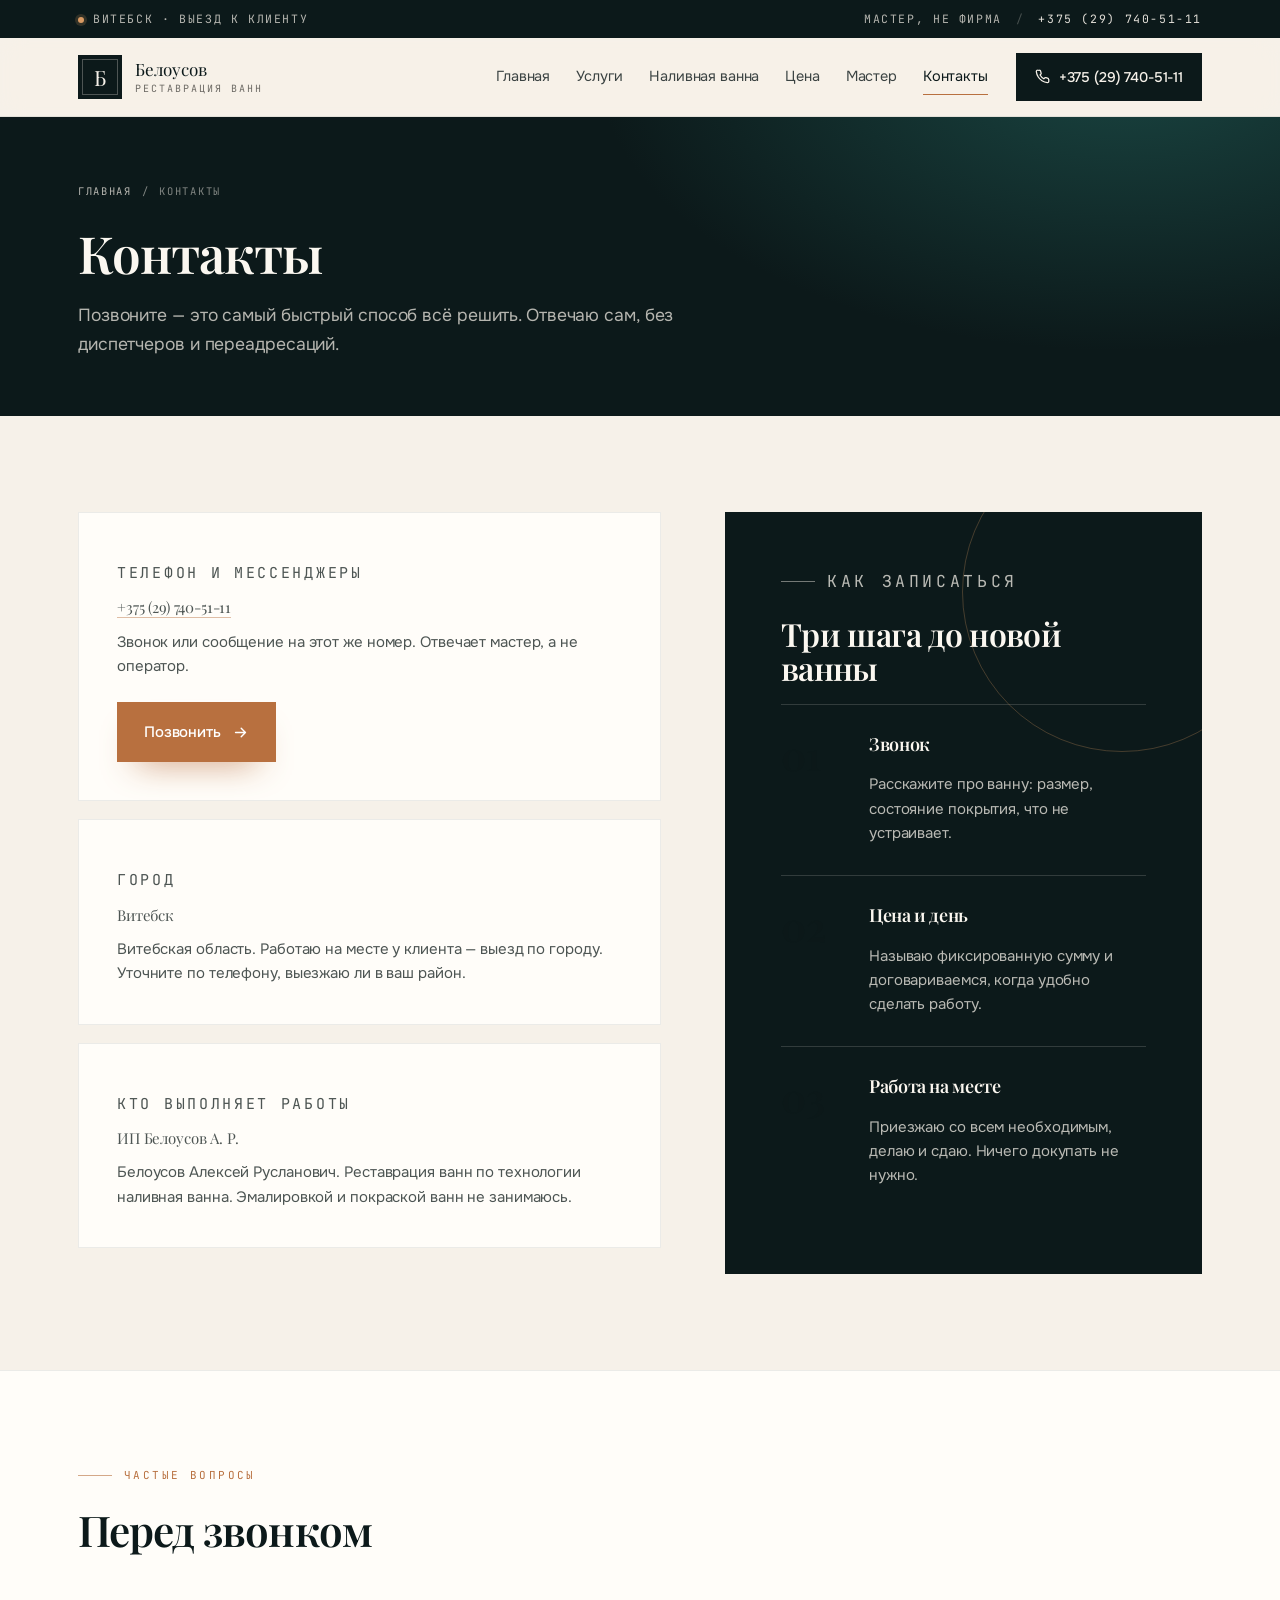
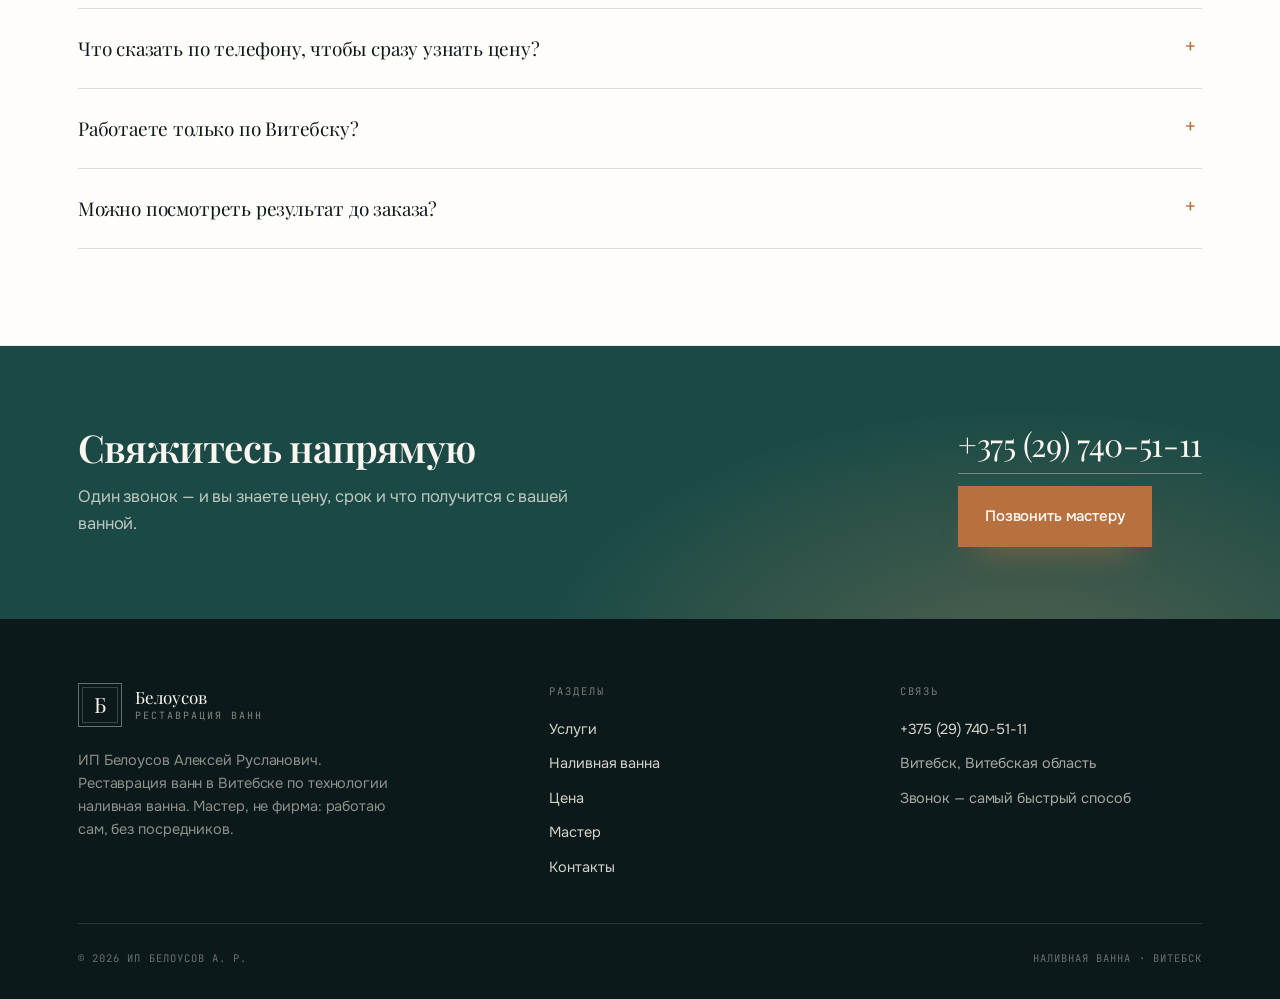
<file: kontakty.html>
<!DOCTYPE html>
<html lang="ru">
<head>
<meta charset="utf-8">
<meta name="viewport" content="width=device-width, initial-scale=1">
<title>Контакты — реставрация ванн в Витебске | +375 (29) 740-51-11</title>
<meta name="description" content="Контакты мастера по реставрации ванн в Витебске: телефон +375 (29) 740-51-11, звонок или сообщение в мессенджер. ИП Белоусов Алексей Русланович.">
<meta name="theme-color" content="#0c191a">
<link rel="canonical" href="kontakty.html">
<meta property="og:type" content="website">
<meta property="og:title" content="Контакты мастера">
<meta property="og:description" content="Телефон, город и как записаться на реставрацию ванны в Витебске.">
<meta property="og:image" content="assets/img/og.jpg">
<meta property="og:locale" content="ru_BY">
<link rel="icon" href="assets/favicon.svg" type="image/svg+xml">
<link rel="preconnect" href="https://fonts.googleapis.com">
<link rel="preconnect" href="https://fonts.gstatic.com" crossorigin>
<link href="https://fonts.googleapis.com/css2?family=Playfair+Display:ital,wght@0,500;0,600;1,500&family=Onest:wght@300;400;500;600&family=JetBrains+Mono:wght@400;500&display=swap" rel="stylesheet">
<link rel="stylesheet" href="assets/css/style.css">
</head>
<body data-page="kontakty">
<a class="skip" href="#main">Перейти к содержимому</a>

<div class="topbar">
  <div class="wrap">
    <div><span class="topbar__dot"></span>Витебск · выезд к клиенту</div>
    <div class="topbar__right">
      <span class="topbar__hide">Мастер, не фирма</span>
      <span class="topbar__sep topbar__hide">/</span>
      <a href="tel:+375297405111">+375 (29) 740-51-11</a>
    </div>
  </div>
</div>

<header class="site-header">
  <div class="wrap">
    <a class="brand" href="index.html" aria-label="На главную">
      <span class="brand__mark">Б</span>
      <span class="brand__text">
        <span class="brand__name">Белоусов</span>
        <span class="brand__sub">реставрация ванн</span>
      </span>
    </a>

    <nav class="nav" id="main-nav" aria-label="Основное меню">
      <a href="index.html">Главная</a>
      <a href="uslugi.html">Услуги</a>
      <a href="nalivnaya-vanna.html">Наливная ванна</a>
      <a href="ceny.html">Цена</a>
      <a href="o-mastere.html">Мастер</a>
      <a href="kontakty.html" aria-current="page">Контакты</a>
    </nav>

    <a class="header-phone" href="tel:+375297405111">
      <svg width="15" height="15" viewBox="0 0 24 24" fill="none" stroke="currentColor" stroke-width="2" stroke-linecap="round" stroke-linejoin="round" aria-hidden="true"><path d="M22 16.9v3a2 2 0 0 1-2.2 2 19.8 19.8 0 0 1-8.6-3.1 19.5 19.5 0 0 1-6-6A19.8 19.8 0 0 1 2.1 4.2 2 2 0 0 1 4.1 2h3a2 2 0 0 1 2 1.7c.1.9.4 1.8.7 2.6a2 2 0 0 1-.5 2.1L8.1 9.6a16 16 0 0 0 6 6l1.2-1.2a2 2 0 0 1 2.1-.5c.8.3 1.7.6 2.6.7a2 2 0 0 1 1.7 2Z"/></svg>
      +375 (29) 740-51-11
    </a>

    <button class="burger" type="button" aria-label="Меню" aria-expanded="false" aria-controls="main-nav">
      <span></span>
    </button>
  </div>
</header>

<main id="main">

  <section class="phero">
    <div class="wrap">
      <nav class="crumbs" aria-label="Хлебные крошки"><a href="index.html">Главная</a><span>/</span><span>Контакты</span></nav>
      <h1>Контакты</h1>
      <p>Позвоните — это самый быстрый способ всё решить. Отвечаю сам, без диспетчеров и переадресаций.</p>
    </div>
  </section>

  <section class="section">
    <div class="wrap">
      <div class="contacts">
        <div class="reveal">
          <div class="contact-card">
            <p class="contact-card__label">Телефон и мессенджеры</p>
            <p class="contact-card__value"><a href="tel:+375297405111">+375 (29) 740-51-11</a></p>
            <p>Звонок или сообщение на этот же номер. Отвечает мастер, а не оператор.</p>
            <div class="hero__actions" style="margin-top:24px">
              <a class="btn btn--primary" href="tel:+375297405111">
                Позвонить
                <svg width="17" height="17" viewBox="0 0 24 24" fill="none" stroke="currentColor" stroke-width="2" stroke-linecap="round" stroke-linejoin="round" aria-hidden="true"><path d="M5 12h14M13 6l6 6-6 6"/></svg>
              </a>
            </div>
          </div>
          <div class="contact-card">
            <p class="contact-card__label">Город</p>
            <p class="contact-card__value">Витебск</p>
            <p>Витебская область. Работаю на месте у клиента — выезд по городу. Уточните по телефону, выезжаю ли в ваш район.</p>
          </div>
          <div class="contact-card">
            <p class="contact-card__label">Кто выполняет работы</p>
            <p class="contact-card__value">ИП Белоусов А. Р.</p>
            <p>Белоусов Алексей Русланович. Реставрация ванн по технологии наливная ванна. Эмалировкой и покраской ванн не занимаюсь.</p>
          </div>
        </div>

        <div class="reveal">
          <div class="pricebox">
            <p class="eyebrow eyebrow--light">Как записаться</p>
            <h3>Три шага до новой ванны</h3>
            <div class="steps" style="border-color:rgba(246,241,233,.16);margin-top:8px">
              <div class="step" style="grid-template-columns:56px 1fr;border-color:rgba(246,241,233,.16)">
                <div class="step__num">01</div>
                <div><h3 style="font-size:18px">Звонок</h3><p style="font-size:15px">Расскажите про ванну: размер, состояние покрытия, что не устраивает.</p></div>
              </div>
              <div class="step" style="grid-template-columns:56px 1fr;border-color:rgba(246,241,233,.16)">
                <div class="step__num">02</div>
                <div><h3 style="font-size:18px">Цена и день</h3><p style="font-size:15px">Называю фиксированную сумму и договариваемся, когда удобно сделать работу.</p></div>
              </div>
              <div class="step" style="grid-template-columns:56px 1fr;border:0">
                <div class="step__num">03</div>
                <div><h3 style="font-size:18px">Работа на месте</h3><p style="font-size:15px">Приезжаю со всем необходимым, делаю и сдаю. Ничего докупать не нужно.</p></div>
              </div>
            </div>
          </div>
        </div>
      </div>
    </div>
  </section>

  <section class="section section--paper">
    <div class="wrap">
      <div class="section__head reveal">
        <p class="eyebrow">Частые вопросы</p>
        <h2>Перед звонком</h2>
      </div>
      <div class="faq reveal">
        <details>
          <summary>Что сказать по телефону, чтобы сразу узнать цену?</summary>
          <p>Длину и ширину ванны, из чего она сделана и в каком состоянии покрытие: потускнело, есть сколы, отслаивается. Этого достаточно, чтобы назвать фиксированную сумму.</p>
        </details>
        <details>
          <summary>Работаете только по Витебску?</summary>
          <p>Основная работа — Витебск. По выезду за город уточняйте по телефону: скажу сразу, получится или нет.</p>
        </details>
        <details>
          <summary>Можно посмотреть результат до заказа?</summary>
          <p>Спросите по телефону — расскажу про конкретные ванны и что получилось. Показывать чужие фотографии из интернета за свои работы я не буду.</p>
        </details>
      </div>
    </div>
  </section>

  <section class="cta">
    <div class="wrap">
      <div>
        <h2>Свяжитесь напрямую</h2>
        <p>Один звонок — и вы знаете цену, срок и что получится с вашей ванной.</p>
      </div>
      <div class="cta__actions">
        <a class="cta__phone" href="tel:+375297405111">+375 (29) 740-51-11</a>
        <a class="btn btn--primary" href="tel:+375297405111">Позвонить мастеру</a>
      </div>
    </div>
  </section>

</main>

<footer class="site-footer">
  <div class="wrap">
    <div class="footer__grid">
      <div class="footer__brand">
        <a class="brand" href="index.html">
          <span class="brand__mark">Б</span>
          <span class="brand__text">
            <span class="brand__name">Белоусов</span>
            <span class="brand__sub">реставрация ванн</span>
          </span>
        </a>
        <p class="footer__about">ИП Белоусов Алексей Русланович. Реставрация ванн в Витебске по технологии наливная ванна. Мастер, не фирма: работаю сам, без посредников.</p>
      </div>
      <div>
        <p class="footer__title">Разделы</p>
        <div class="footer__list">
          <a href="uslugi.html">Услуги</a>
          <a href="nalivnaya-vanna.html">Наливная ванна</a>
          <a href="ceny.html">Цена</a>
          <a href="o-mastere.html">Мастер</a>
          <a href="kontakty.html">Контакты</a>
        </div>
      </div>
      <div>
        <p class="footer__title">Связь</p>
        <div class="footer__list">
          <a href="tel:+375297405111">+375 (29) 740-51-11</a>
          <span>Витебск, Витебская область</span>
          <span>Звонок — самый быстрый способ</span>
        </div>
      </div>
    </div>
    <div class="footer__bottom">
      <span>© <span id="year">2026</span> ИП Белоусов А. Р.</span>
      <span>Наливная ванна · Витебск</span>
    </div>
  </div>
</footer>

<div class="callbar">
  <a href="tel:+375297405111">
    <svg width="16" height="16" viewBox="0 0 24 24" fill="none" stroke="currentColor" stroke-width="2" stroke-linecap="round" stroke-linejoin="round" aria-hidden="true"><path d="M22 16.9v3a2 2 0 0 1-2.2 2 19.8 19.8 0 0 1-8.6-3.1 19.5 19.5 0 0 1-6-6A19.8 19.8 0 0 1 2.1 4.2 2 2 0 0 1 4.1 2h3a2 2 0 0 1 2 1.7c.1.9.4 1.8.7 2.6a2 2 0 0 1-.5 2.1L8.1 9.6a16 16 0 0 0 6 6l1.2-1.2a2 2 0 0 1 2.1-.5c.8.3 1.7.6 2.6.7a2 2 0 0 1 1.7 2Z"/></svg>
    Позвонить
  </a>
  <a href="nalivnaya-vanna.html">Технология</a>
</div>

<script src="assets/js/main.js"></script>
</body>
</html>
</file>
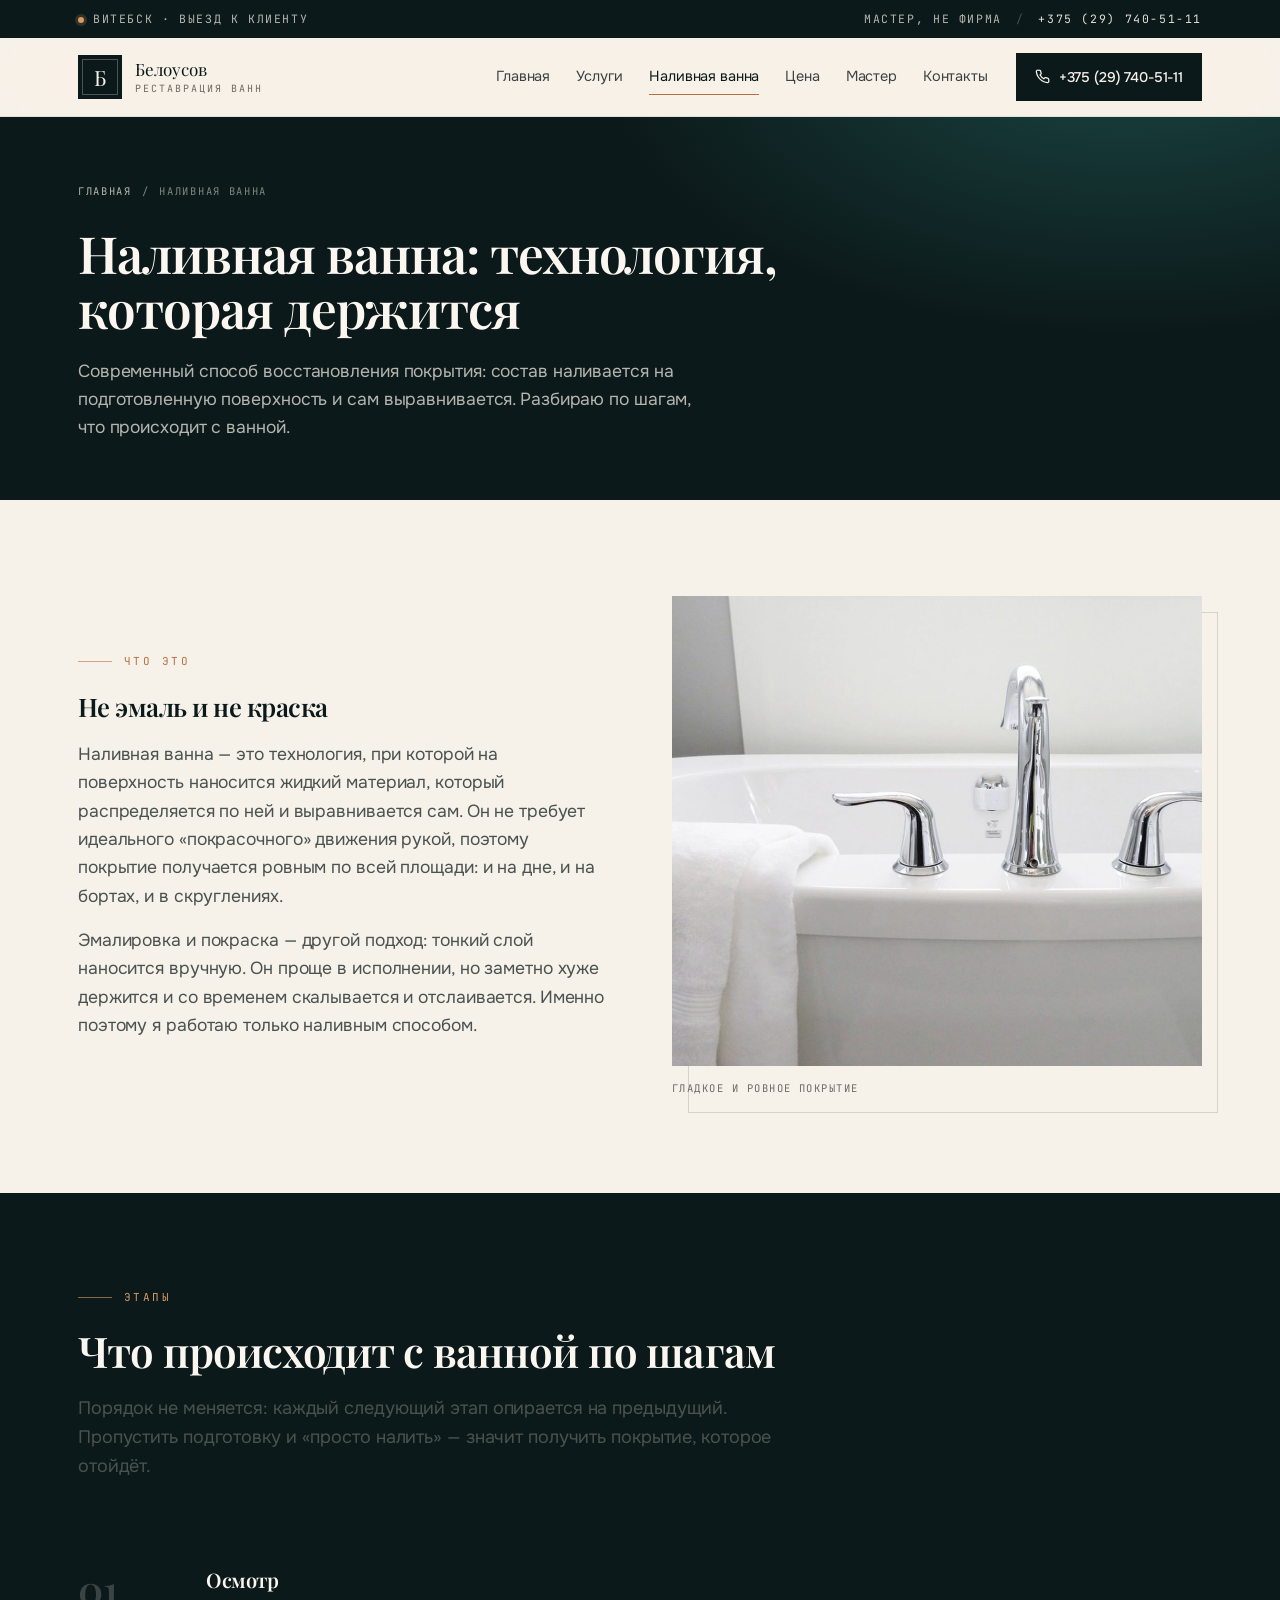
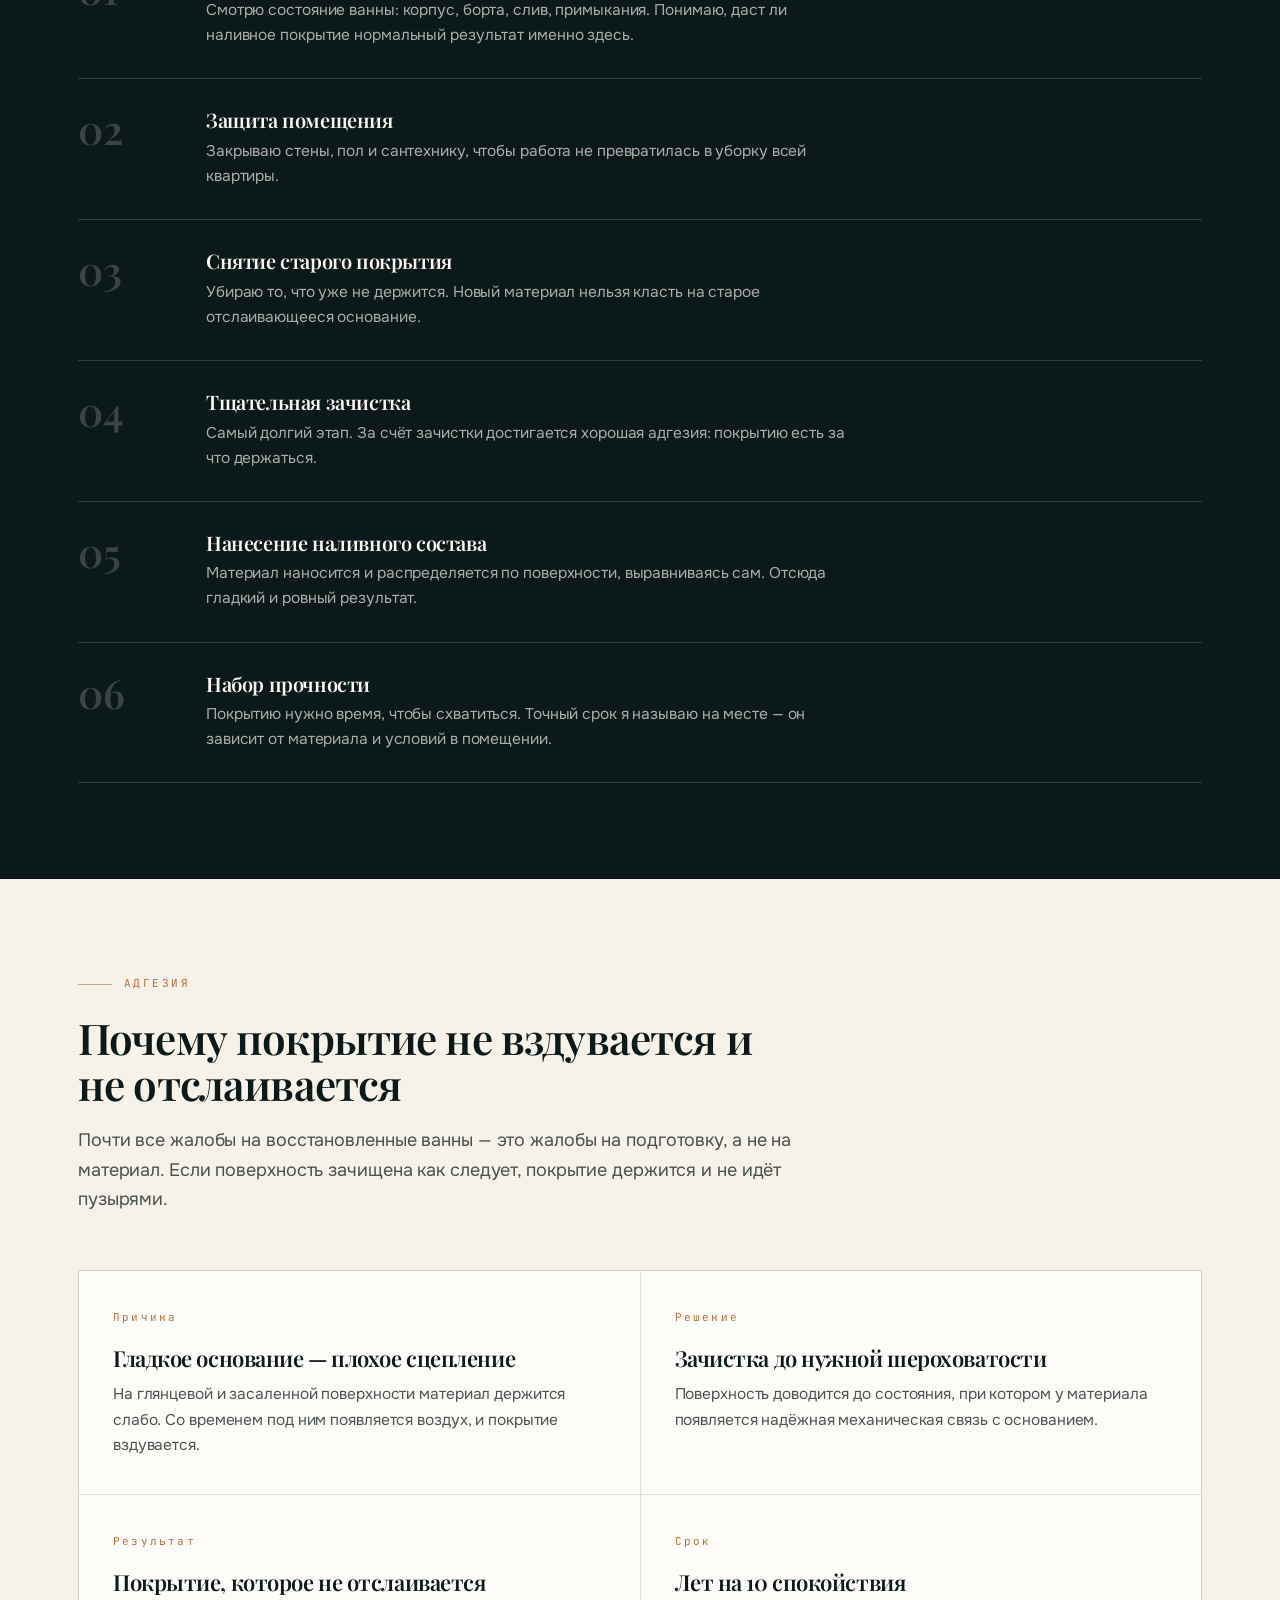
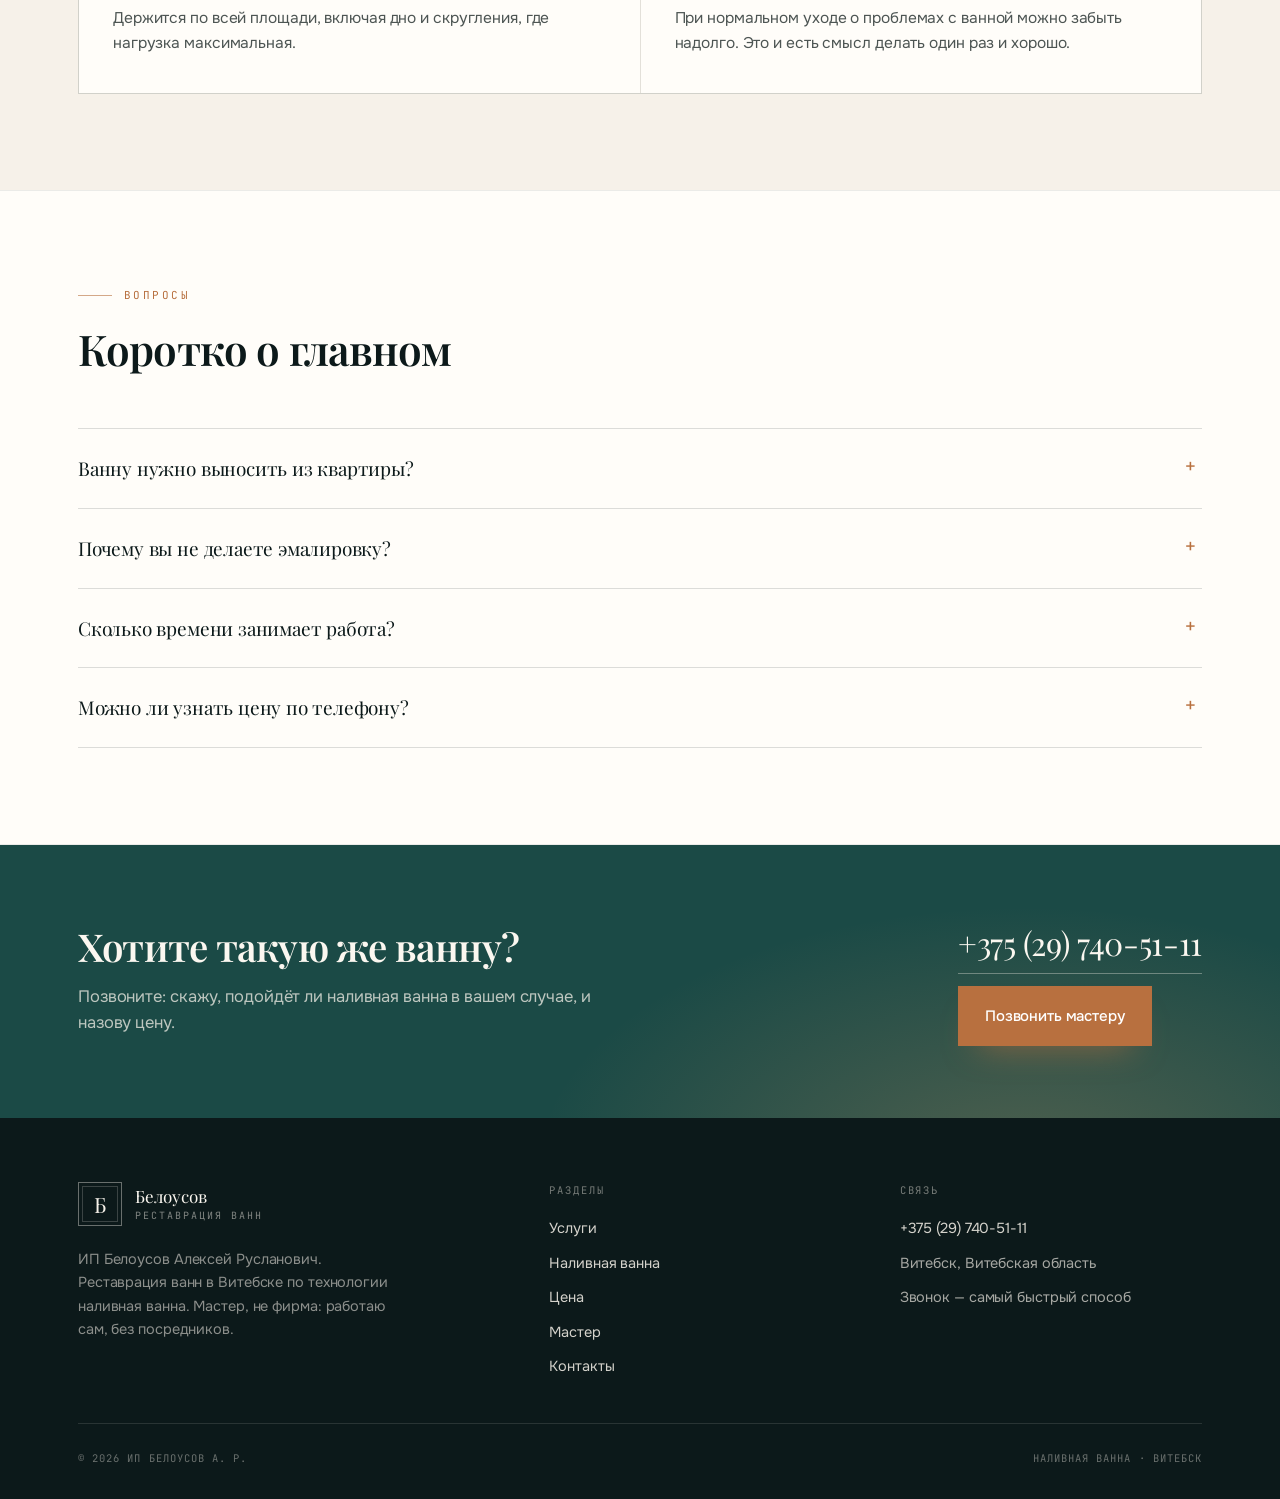
<file: nalivnaya-vanna.html>
<!DOCTYPE html>
<html lang="ru">
<head>
<meta charset="utf-8">
<meta name="viewport" content="width=device-width, initial-scale=1">
<title>Наливная ванна — технология реставрации ванн | Витебск</title>
<meta name="description" content="Наливная ванна: как восстанавливают покрытие по шагам, почему важна зачистка и адгезия, чем технология отличается от эмалировки и покраски.">
<meta name="theme-color" content="#0c191a">
<link rel="canonical" href="nalivnaya-vanna.html">
<meta property="og:type" content="website">
<meta property="og:title" content="Наливная ванна: технология, которая держится">
<meta property="og:description" content="Пошагово о технологии наливная ванна: подготовка, зачистка, нанесение, адгезия и отличие от эмалировки.">
<meta property="og:image" content="assets/img/og.jpg">
<meta property="og:locale" content="ru_BY">
<link rel="icon" href="assets/favicon.svg" type="image/svg+xml">
<link rel="preconnect" href="https://fonts.googleapis.com">
<link rel="preconnect" href="https://fonts.gstatic.com" crossorigin>
<link href="https://fonts.googleapis.com/css2?family=Playfair+Display:ital,wght@0,500;0,600;1,500&family=Onest:wght@300;400;500;600&family=JetBrains+Mono:wght@400;500&display=swap" rel="stylesheet">
<link rel="stylesheet" href="assets/css/style.css">
</head>
<body data-page="tech">
<a class="skip" href="#main">Перейти к содержимому</a>

<div class="topbar">
  <div class="wrap">
    <div><span class="topbar__dot"></span>Витебск · выезд к клиенту</div>
    <div class="topbar__right">
      <span class="topbar__hide">Мастер, не фирма</span>
      <span class="topbar__sep topbar__hide">/</span>
      <a href="tel:+375297405111">+375 (29) 740-51-11</a>
    </div>
  </div>
</div>

<header class="site-header">
  <div class="wrap">
    <a class="brand" href="index.html" aria-label="На главную">
      <span class="brand__mark">Б</span>
      <span class="brand__text">
        <span class="brand__name">Белоусов</span>
        <span class="brand__sub">реставрация ванн</span>
      </span>
    </a>

    <nav class="nav" id="main-nav" aria-label="Основное меню">
      <a href="index.html">Главная</a>
      <a href="uslugi.html">Услуги</a>
      <a href="nalivnaya-vanna.html" aria-current="page">Наливная ванна</a>
      <a href="ceny.html">Цена</a>
      <a href="o-mastere.html">Мастер</a>
      <a href="kontakty.html">Контакты</a>
    </nav>

    <a class="header-phone" href="tel:+375297405111">
      <svg width="15" height="15" viewBox="0 0 24 24" fill="none" stroke="currentColor" stroke-width="2" stroke-linecap="round" stroke-linejoin="round" aria-hidden="true"><path d="M22 16.9v3a2 2 0 0 1-2.2 2 19.8 19.8 0 0 1-8.6-3.1 19.5 19.5 0 0 1-6-6A19.8 19.8 0 0 1 2.1 4.2 2 2 0 0 1 4.1 2h3a2 2 0 0 1 2 1.7c.1.9.4 1.8.7 2.6a2 2 0 0 1-.5 2.1L8.1 9.6a16 16 0 0 0 6 6l1.2-1.2a2 2 0 0 1 2.1-.5c.8.3 1.7.6 2.6.7a2 2 0 0 1 1.7 2Z"/></svg>
      +375 (29) 740-51-11
    </a>

    <button class="burger" type="button" aria-label="Меню" aria-expanded="false" aria-controls="main-nav">
      <span></span>
    </button>
  </div>
</header>

<main id="main">

  <section class="phero">
    <div class="wrap">
      <nav class="crumbs" aria-label="Хлебные крошки"><a href="index.html">Главная</a><span>/</span><span>Наливная ванна</span></nav>
      <h1>Наливная ванна: технология, которая держится</h1>
      <p>Современный способ восстановления покрытия: состав наливается на подготовленную поверхность и сам выравнивается. Разбираю по шагам, что происходит с ванной.</p>
    </div>
  </section>

  <section class="section">
    <div class="wrap">
      <div class="split">
        <div class="reveal">
          <p class="eyebrow">Что это</p>
          <h2>Не эмаль и не краска</h2>
          <p class="lead" style="margin-top:20px;font-size:17.5px;color:#4a5250">Наливная ванна — это технология, при которой на поверхность наносится жидкий материал, который распределяется по ней и выравнивается сам. Он не требует идеального «покрасочного» движения рукой, поэтому покрытие получается ровным по всей площади: и на дне, и на бортах, и в скруглениях.</p>
          <p class="lead" style="margin-top:16px;font-size:17.5px;color:#4a5250">Эмалировка и покраска — другой подход: тонкий слой наносится вручную. Он проще в исполнении, но заметно хуже держится и со временем скалывается и отслаивается. Именно поэтому я работаю только наливным способом.</p>
        </div>
        <div class="split__media reveal">
          <img src="assets/img/tub-white.jpg" width="1200" height="900" alt="Гладкая поверхность ванны после наливного покрытия" loading="lazy">
          <p class="split__caption">Гладкое и ровное покрытие</p>
        </div>
      </div>
    </div>
  </section>

  <section class="section section--dark">
    <div class="wrap">
      <div class="section__head reveal">
        <p class="eyebrow eyebrow--light">Этапы</p>
        <h2>Что происходит с ванной по шагам</h2>
        <p class="lead">Порядок не меняется: каждый следующий этап опирается на предыдущий. Пропустить подготовку и «просто налить» — значит получить покрытие, которое отойдёт.</p>
      </div>
      <div class="steps reveal">
        <div class="step"><div class="step__num">01</div><div><h3>Осмотр</h3><p>Смотрю состояние ванны: корпус, борта, слив, примыкания. Понимаю, даст ли наливное покрытие нормальный результат именно здесь.</p></div></div>
        <div class="step"><div class="step__num">02</div><div><h3>Защита помещения</h3><p>Закрываю стены, пол и сантехнику, чтобы работа не превратилась в уборку всей квартиры.</p></div></div>
        <div class="step"><div class="step__num">03</div><div><h3>Снятие старого покрытия</h3><p>Убираю то, что уже не держится. Новый материал нельзя класть на старое отслаивающееся основание.</p></div></div>
        <div class="step"><div class="step__num">04</div><div><h3>Тщательная зачистка</h3><p>Самый долгий этап. За счёт зачистки достигается хорошая адгезия: покрытию есть за что держаться.</p></div></div>
        <div class="step"><div class="step__num">05</div><div><h3>Нанесение наливного состава</h3><p>Материал наносится и распределяется по поверхности, выравниваясь сам. Отсюда гладкий и ровный результат.</p></div></div>
        <div class="step"><div class="step__num">06</div><div><h3>Набор прочности</h3><p>Покрытию нужно время, чтобы схватиться. Точный срок я называю на месте — он зависит от материала и условий в помещении.</p></div></div>
      </div>
    </div>
  </section>

  <section class="section">
    <div class="wrap">
      <div class="section__head reveal">
        <p class="eyebrow">Адгезия</p>
        <h2>Почему покрытие не вздувается и не отслаивается</h2>
        <p class="lead">Почти все жалобы на восстановленные ванны — это жалобы на подготовку, а не на материал. Если поверхность зачищена как следует, покрытие держится и не идёт пузырями.</p>
      </div>
      <div class="cards reveal">
        <article class="card">
          <span class="card__num">Причина</span>
          <h3>Гладкое основание — плохое сцепление</h3>
          <p>На глянцевой и засаленной поверхности материал держится слабо. Со временем под ним появляется воздух, и покрытие вздувается.</p>
        </article>
        <article class="card">
          <span class="card__num">Решение</span>
          <h3>Зачистка до нужной шероховатости</h3>
          <p>Поверхность доводится до состояния, при котором у материала появляется надёжная механическая связь с основанием.</p>
        </article>
        <article class="card">
          <span class="card__num">Результат</span>
          <h3>Покрытие, которое не отслаивается</h3>
          <p>Держится по всей площади, включая дно и скругления, где нагрузка максимальная.</p>
        </article>
        <article class="card">
          <span class="card__num">Срок</span>
          <h3>Лет на 10 спокойствия</h3>
          <p>При нормальном уходе о проблемах с ванной можно забыть надолго. Это и есть смысл делать один раз и хорошо.</p>
        </article>
      </div>
    </div>
  </section>

  <section class="section section--paper">
    <div class="wrap">
      <div class="section__head reveal">
        <p class="eyebrow">Вопросы</p>
        <h2>Коротко о главном</h2>
      </div>
      <div class="faq reveal">
        <details>
          <summary>Ванну нужно выносить из квартиры?</summary>
          <p>Нет. Все работы делаются на месте, в вашей ванной комнате. Демонтаж и вывоз не нужны.</p>
        </details>
        <details>
          <summary>Почему вы не делаете эмалировку?</summary>
          <p>Потому что это другой результат. Тонкий слой эмали или краски со временем скалывается и отслаивается, и через несколько лет ванна снова выглядит плохо. Я берусь только за то, что сам считаю нормальной работой.</p>
        </details>
        <details>
          <summary>Сколько времени занимает работа?</summary>
          <p>Зависит от состояния ванны: сколько старого покрытия снимать и насколько сложная геометрия. Точный срок назову после осмотра — и постараюсь не растягивать.</p>
        </details>
        <details>
          <summary>Можно ли узнать цену по телефону?</summary>
          <p>Да. Опишите ванну — назову ориентир и фиксированную стоимость. После осмотра цена не меняется.</p>
        </details>
      </div>
    </div>
  </section>

  <section class="cta">
    <div class="wrap">
      <div>
        <h2>Хотите такую же ванну?</h2>
        <p>Позвоните: скажу, подойдёт ли наливная ванна в вашем случае, и назову цену.</p>
      </div>
      <div class="cta__actions">
        <a class="cta__phone" href="tel:+375297405111">+375 (29) 740-51-11</a>
        <a class="btn btn--primary" href="tel:+375297405111">Позвонить мастеру</a>
      </div>
    </div>
  </section>

</main>

<footer class="site-footer">
  <div class="wrap">
    <div class="footer__grid">
      <div class="footer__brand">
        <a class="brand" href="index.html">
          <span class="brand__mark">Б</span>
          <span class="brand__text">
            <span class="brand__name">Белоусов</span>
            <span class="brand__sub">реставрация ванн</span>
          </span>
        </a>
        <p class="footer__about">ИП Белоусов Алексей Русланович. Реставрация ванн в Витебске по технологии наливная ванна. Мастер, не фирма: работаю сам, без посредников.</p>
      </div>
      <div>
        <p class="footer__title">Разделы</p>
        <div class="footer__list">
          <a href="uslugi.html">Услуги</a>
          <a href="nalivnaya-vanna.html">Наливная ванна</a>
          <a href="ceny.html">Цена</a>
          <a href="o-mastere.html">Мастер</a>
          <a href="kontakty.html">Контакты</a>
        </div>
      </div>
      <div>
        <p class="footer__title">Связь</p>
        <div class="footer__list">
          <a href="tel:+375297405111">+375 (29) 740-51-11</a>
          <span>Витебск, Витебская область</span>
          <span>Звонок — самый быстрый способ</span>
        </div>
      </div>
    </div>
    <div class="footer__bottom">
      <span>© <span id="year">2026</span> ИП Белоусов А. Р.</span>
      <span>Наливная ванна · Витебск</span>
    </div>
  </div>
</footer>

<div class="callbar">
  <a href="tel:+375297405111">
    <svg width="16" height="16" viewBox="0 0 24 24" fill="none" stroke="currentColor" stroke-width="2" stroke-linecap="round" stroke-linejoin="round" aria-hidden="true"><path d="M22 16.9v3a2 2 0 0 1-2.2 2 19.8 19.8 0 0 1-8.6-3.1 19.5 19.5 0 0 1-6-6A19.8 19.8 0 0 1 2.1 4.2 2 2 0 0 1 4.1 2h3a2 2 0 0 1 2 1.7c.1.9.4 1.8.7 2.6a2 2 0 0 1-.5 2.1L8.1 9.6a16 16 0 0 0 6 6l1.2-1.2a2 2 0 0 1 2.1-.5c.8.3 1.7.6 2.6.7a2 2 0 0 1 1.7 2Z"/></svg>
    Позвонить
  </a>
  <a href="nalivnaya-vanna.html">Технология</a>
</div>

<script src="assets/js/main.js"></script>
</body>
</html>
</file>
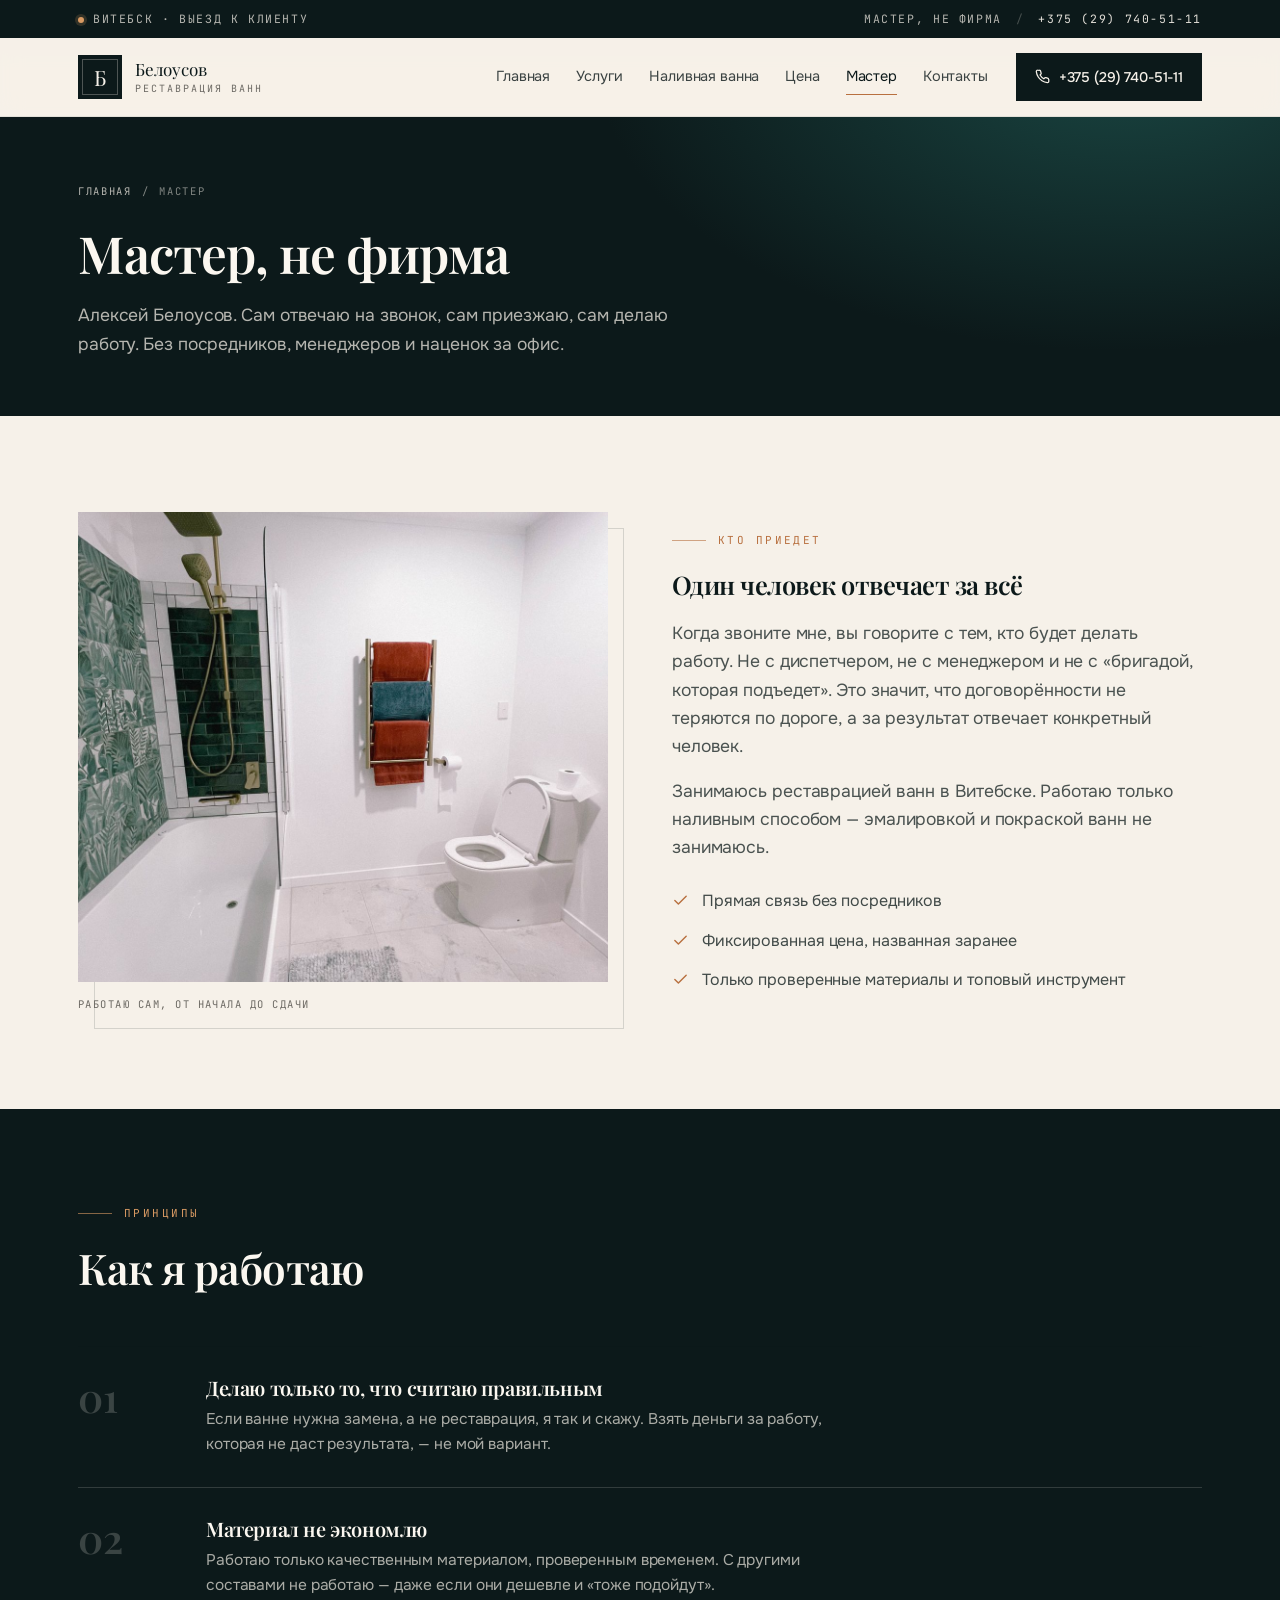
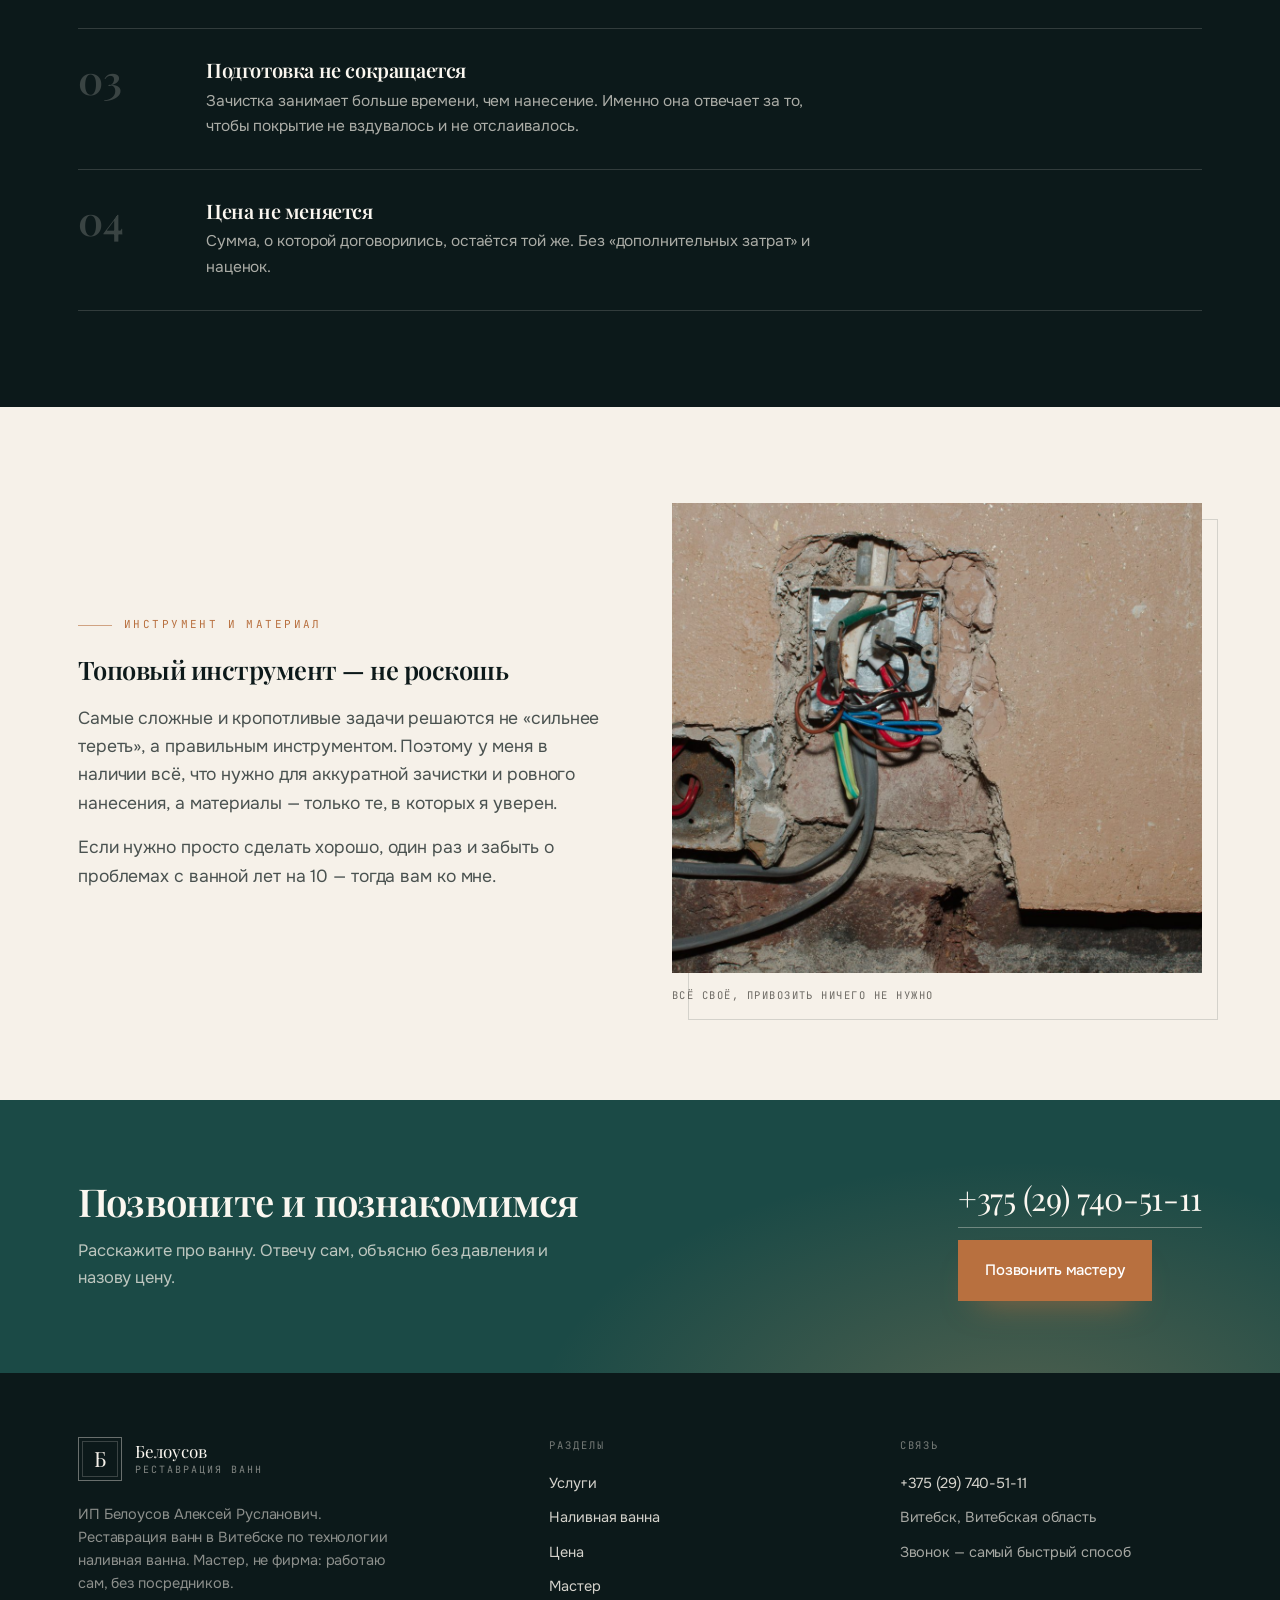
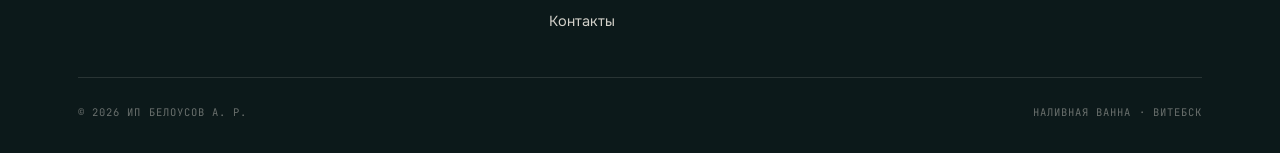
<file: o-mastere.html>
<!DOCTYPE html>
<html lang="ru">
<head>
<meta charset="utf-8">
<meta name="viewport" content="width=device-width, initial-scale=1">
<title>Мастер, не фирма — Алексей Белоусов, реставрация ванн | Витебск</title>
<meta name="description" content="Алексей Белоусов — мастер по реставрации ванн в Витебске. Работаю сам, без посредников: проверенные материалы, топовый инструмент, фиксированная цена.">
<meta name="theme-color" content="#0c191a">
<link rel="canonical" href="o-mastere.html">
<meta property="og:type" content="website">
<meta property="og:title" content="Мастер, не фирма">
<meta property="og:description" content="Сам отвечаю на звонок, сам приезжаю, сам делаю работу. Принципы, материалы и инструмент.">
<meta property="og:image" content="assets/img/og.jpg">
<meta property="og:locale" content="ru_BY">
<link rel="icon" href="assets/favicon.svg" type="image/svg+xml">
<link rel="preconnect" href="https://fonts.googleapis.com">
<link rel="preconnect" href="https://fonts.gstatic.com" crossorigin>
<link href="https://fonts.googleapis.com/css2?family=Playfair+Display:ital,wght@0,500;0,600;1,500&family=Onest:wght@300;400;500;600&family=JetBrains+Mono:wght@400;500&display=swap" rel="stylesheet">
<link rel="stylesheet" href="assets/css/style.css">
</head>
<body data-page="master">
<a class="skip" href="#main">Перейти к содержимому</a>

<div class="topbar">
  <div class="wrap">
    <div><span class="topbar__dot"></span>Витебск · выезд к клиенту</div>
    <div class="topbar__right">
      <span class="topbar__hide">Мастер, не фирма</span>
      <span class="topbar__sep topbar__hide">/</span>
      <a href="tel:+375297405111">+375 (29) 740-51-11</a>
    </div>
  </div>
</div>

<header class="site-header">
  <div class="wrap">
    <a class="brand" href="index.html" aria-label="На главную">
      <span class="brand__mark">Б</span>
      <span class="brand__text">
        <span class="brand__name">Белоусов</span>
        <span class="brand__sub">реставрация ванн</span>
      </span>
    </a>

    <nav class="nav" id="main-nav" aria-label="Основное меню">
      <a href="index.html">Главная</a>
      <a href="uslugi.html">Услуги</a>
      <a href="nalivnaya-vanna.html">Наливная ванна</a>
      <a href="ceny.html">Цена</a>
      <a href="o-mastere.html" aria-current="page">Мастер</a>
      <a href="kontakty.html">Контакты</a>
    </nav>

    <a class="header-phone" href="tel:+375297405111">
      <svg width="15" height="15" viewBox="0 0 24 24" fill="none" stroke="currentColor" stroke-width="2" stroke-linecap="round" stroke-linejoin="round" aria-hidden="true"><path d="M22 16.9v3a2 2 0 0 1-2.2 2 19.8 19.8 0 0 1-8.6-3.1 19.5 19.5 0 0 1-6-6A19.8 19.8 0 0 1 2.1 4.2 2 2 0 0 1 4.1 2h3a2 2 0 0 1 2 1.7c.1.9.4 1.8.7 2.6a2 2 0 0 1-.5 2.1L8.1 9.6a16 16 0 0 0 6 6l1.2-1.2a2 2 0 0 1 2.1-.5c.8.3 1.7.6 2.6.7a2 2 0 0 1 1.7 2Z"/></svg>
      +375 (29) 740-51-11
    </a>

    <button class="burger" type="button" aria-label="Меню" aria-expanded="false" aria-controls="main-nav">
      <span></span>
    </button>
  </div>
</header>

<main id="main">

  <section class="phero">
    <div class="wrap">
      <nav class="crumbs" aria-label="Хлебные крошки"><a href="index.html">Главная</a><span>/</span><span>Мастер</span></nav>
      <h1>Мастер, не фирма</h1>
      <p>Алексей Белоусов. Сам отвечаю на звонок, сам приезжаю, сам делаю работу. Без посредников, менеджеров и наценок за офис.</p>
    </div>
  </section>

  <section class="section">
    <div class="wrap">
      <div class="split split--media-left">
        <div class="split__media reveal">
          <img src="assets/img/work-3.jpg" width="1100" height="1400" alt="Работа в ванной комнате" loading="lazy">
          <p class="split__caption">Работаю сам, от начала до сдачи</p>
        </div>
        <div class="reveal">
          <p class="eyebrow">Кто приедет</p>
          <h2>Один человек отвечает за всё</h2>
          <p class="lead" style="margin-top:20px;font-size:17.5px;color:#4a5250">Когда звоните мне, вы говорите с тем, кто будет делать работу. Не с диспетчером, не с менеджером и не с «бригадой, которая подъедет». Это значит, что договорённости не теряются по дороге, а за результат отвечает конкретный человек.</p>
          <p class="lead" style="margin-top:16px;font-size:17.5px;color:#4a5250">Занимаюсь реставрацией ванн в Витебске. Работаю только наливным способом — эмалировкой и покраской ванн не занимаюсь.</p>
          <ul class="checks" style="margin-top:26px">
            <li><svg width="17" height="17" viewBox="0 0 24 24" fill="none" stroke="currentColor" stroke-width="2" stroke-linecap="round" stroke-linejoin="round" aria-hidden="true"><path d="M20 6 9 17l-5-5"/></svg> Прямая связь без посредников</li>
            <li><svg width="17" height="17" viewBox="0 0 24 24" fill="none" stroke="currentColor" stroke-width="2" stroke-linecap="round" stroke-linejoin="round" aria-hidden="true"><path d="M20 6 9 17l-5-5"/></svg> Фиксированная цена, названная заранее</li>
            <li><svg width="17" height="17" viewBox="0 0 24 24" fill="none" stroke="currentColor" stroke-width="2" stroke-linecap="round" stroke-linejoin="round" aria-hidden="true"><path d="M20 6 9 17l-5-5"/></svg> Только проверенные материалы и топовый инструмент</li>
          </ul>
        </div>
      </div>
    </div>
  </section>

  <section class="section section--dark">
    <div class="wrap">
      <div class="section__head reveal">
        <p class="eyebrow eyebrow--light">Принципы</p>
        <h2>Как я работаю</h2>
      </div>
      <div class="steps reveal">
        <div class="step"><div class="step__num">01</div><div><h3>Делаю только то, что считаю правильным</h3><p>Если ванне нужна замена, а не реставрация, я так и скажу. Взять деньги за работу, которая не даст результата, — не мой вариант.</p></div></div>
        <div class="step"><div class="step__num">02</div><div><h3>Материал не экономлю</h3><p>Работаю только качественным материалом, проверенным временем. С другими составами не работаю — даже если они дешевле и «тоже подойдут».</p></div></div>
        <div class="step"><div class="step__num">03</div><div><h3>Подготовка не сокращается</h3><p>Зачистка занимает больше времени, чем нанесение. Именно она отвечает за то, чтобы покрытие не вздувалось и не отслаивалось.</p></div></div>
        <div class="step"><div class="step__num">04</div><div><h3>Цена не меняется</h3><p>Сумма, о которой договорились, остаётся той же. Без «дополнительных затрат» и наценок.</p></div></div>
      </div>
    </div>
  </section>

  <section class="section">
    <div class="wrap">
      <div class="split">
        <div class="reveal">
          <p class="eyebrow">Инструмент и материал</p>
          <h2>Топовый инструмент — не роскошь</h2>
          <p class="lead" style="margin-top:20px;font-size:17.5px;color:#4a5250">Самые сложные и кропотливые задачи решаются не «сильнее тереть», а правильным инструментом. Поэтому у меня в наличии всё, что нужно для аккуратной зачистки и ровного нанесения, а материалы — только те, в которых я уверен.</p>
          <p class="lead" style="margin-top:16px;font-size:17.5px;color:#4a5250">Если нужно просто сделать хорошо, один раз и забыть о проблемах с ванной лет на 10 — тогда вам ко мне.</p>
        </div>
        <div class="split__media reveal">
          <img src="assets/img/work-2.jpg" width="1500" height="1000" alt="Инструмент и подготовка к работе" loading="lazy">
          <p class="split__caption">Всё своё, привозить ничего не нужно</p>
        </div>
      </div>
    </div>
  </section>

  <section class="cta">
    <div class="wrap">
      <div>
        <h2>Позвоните и познакомимся</h2>
        <p>Расскажите про ванну. Отвечу сам, объясню без давления и назову цену.</p>
      </div>
      <div class="cta__actions">
        <a class="cta__phone" href="tel:+375297405111">+375 (29) 740-51-11</a>
        <a class="btn btn--primary" href="tel:+375297405111">Позвонить мастеру</a>
      </div>
    </div>
  </section>

</main>

<footer class="site-footer">
  <div class="wrap">
    <div class="footer__grid">
      <div class="footer__brand">
        <a class="brand" href="index.html">
          <span class="brand__mark">Б</span>
          <span class="brand__text">
            <span class="brand__name">Белоусов</span>
            <span class="brand__sub">реставрация ванн</span>
          </span>
        </a>
        <p class="footer__about">ИП Белоусов Алексей Русланович. Реставрация ванн в Витебске по технологии наливная ванна. Мастер, не фирма: работаю сам, без посредников.</p>
      </div>
      <div>
        <p class="footer__title">Разделы</p>
        <div class="footer__list">
          <a href="uslugi.html">Услуги</a>
          <a href="nalivnaya-vanna.html">Наливная ванна</a>
          <a href="ceny.html">Цена</a>
          <a href="o-mastere.html">Мастер</a>
          <a href="kontakty.html">Контакты</a>
        </div>
      </div>
      <div>
        <p class="footer__title">Связь</p>
        <div class="footer__list">
          <a href="tel:+375297405111">+375 (29) 740-51-11</a>
          <span>Витебск, Витебская область</span>
          <span>Звонок — самый быстрый способ</span>
        </div>
      </div>
    </div>
    <div class="footer__bottom">
      <span>© <span id="year">2026</span> ИП Белоусов А. Р.</span>
      <span>Наливная ванна · Витебск</span>
    </div>
  </div>
</footer>

<div class="callbar">
  <a href="tel:+375297405111">
    <svg width="16" height="16" viewBox="0 0 24 24" fill="none" stroke="currentColor" stroke-width="2" stroke-linecap="round" stroke-linejoin="round" aria-hidden="true"><path d="M22 16.9v3a2 2 0 0 1-2.2 2 19.8 19.8 0 0 1-8.6-3.1 19.5 19.5 0 0 1-6-6A19.8 19.8 0 0 1 2.1 4.2 2 2 0 0 1 4.1 2h3a2 2 0 0 1 2 1.7c.1.9.4 1.8.7 2.6a2 2 0 0 1-.5 2.1L8.1 9.6a16 16 0 0 0 6 6l1.2-1.2a2 2 0 0 1 2.1-.5c.8.3 1.7.6 2.6.7a2 2 0 0 1 1.7 2Z"/></svg>
    Позвонить
  </a>
  <a href="nalivnaya-vanna.html">Технология</a>
</div>

<script src="assets/js/main.js"></script>
</body>
</html>
</file>
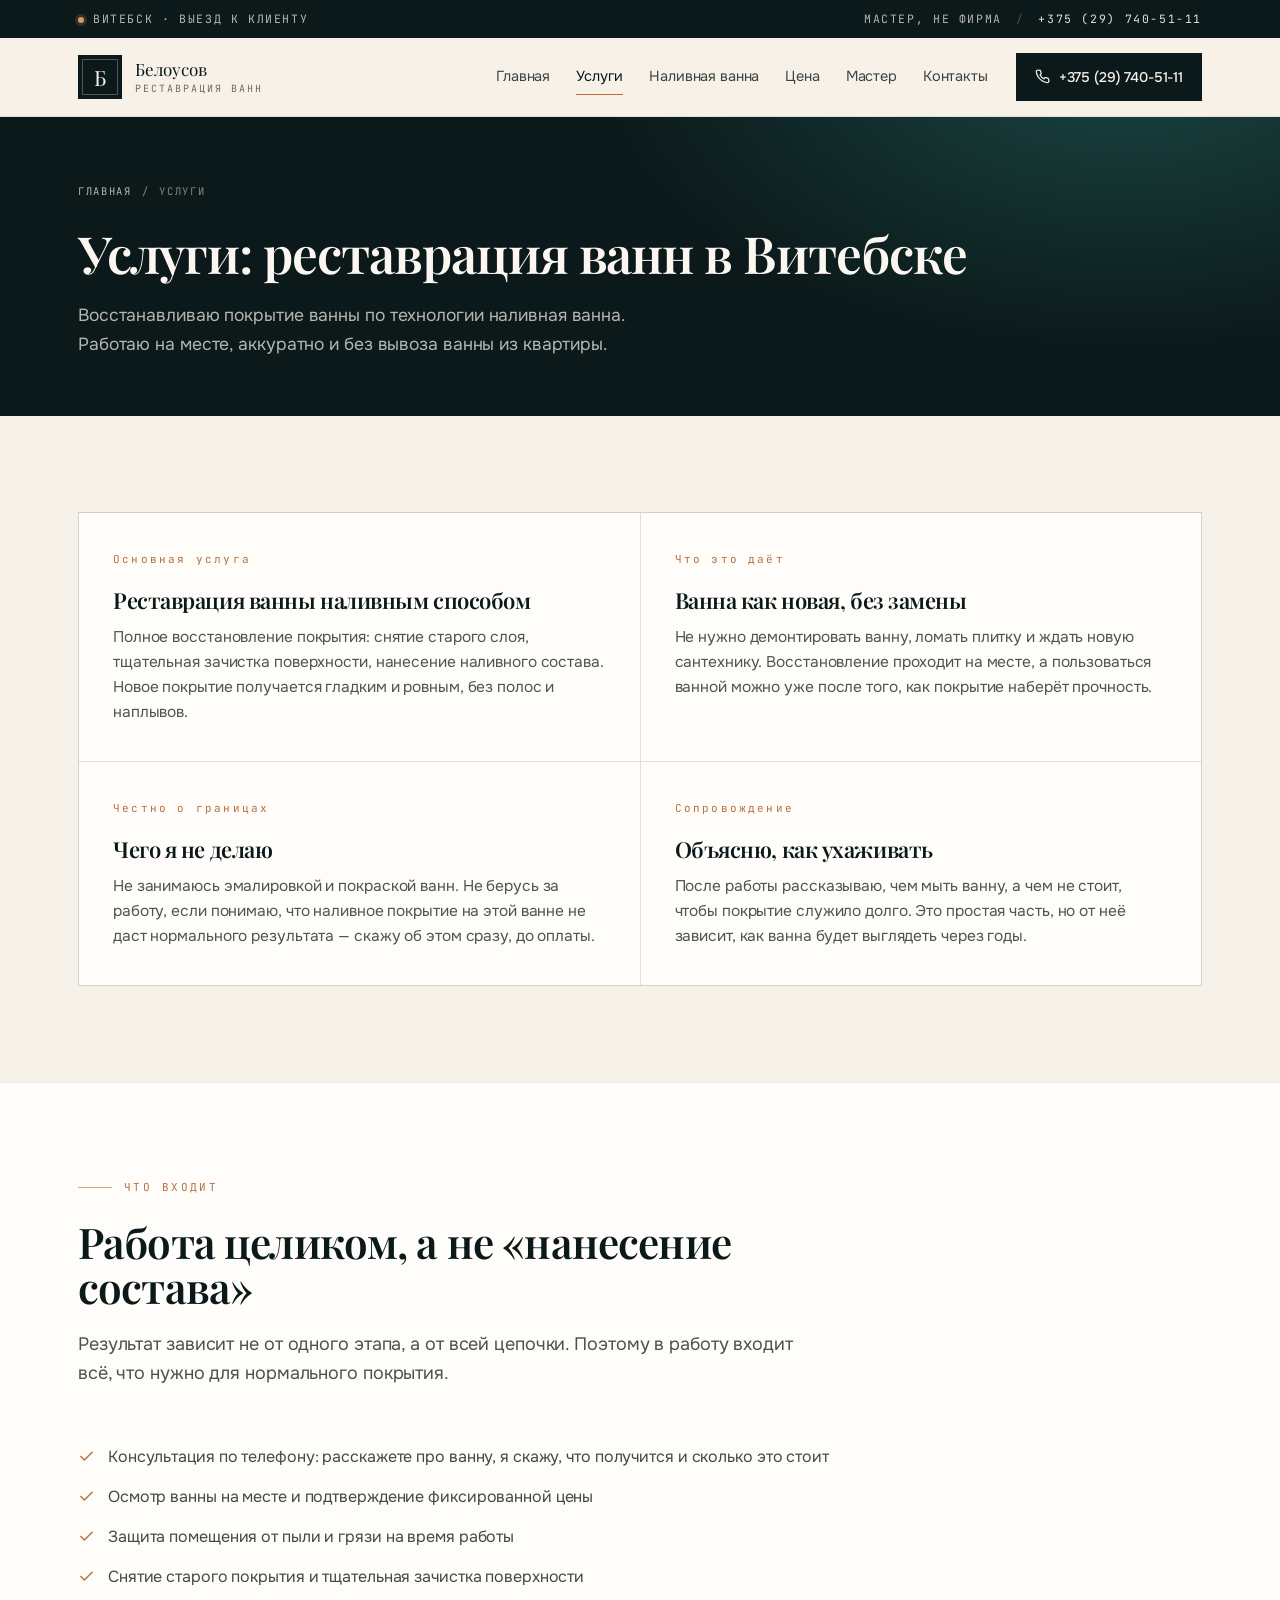
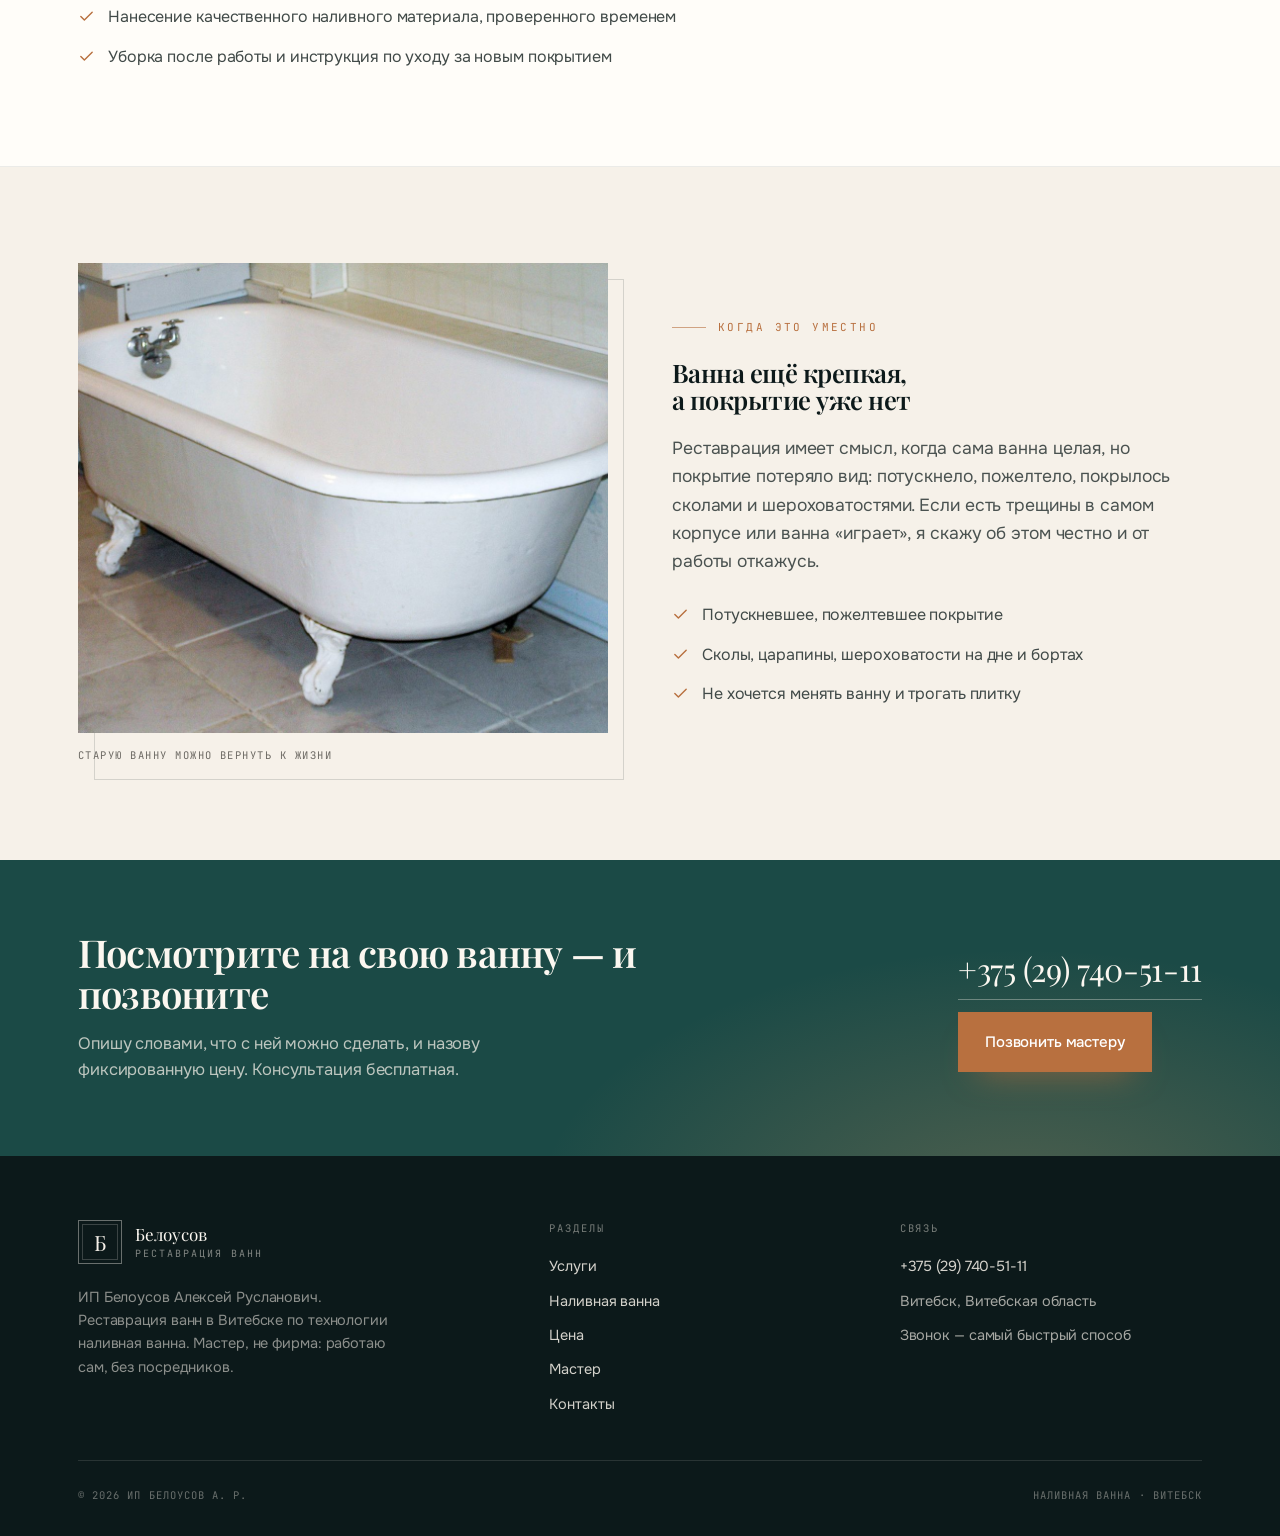
<file: uslugi.html>
<!DOCTYPE html>
<html lang="ru">
<head>
<meta charset="utf-8">
<meta name="viewport" content="width=device-width, initial-scale=1">
<title>Услуги — реставрация ванн в Витебске | ИП Белоусов А. Р.</title>
<meta name="description" content="Реставрация ванн в Витебске: восстановление покрытия наливным способом, работа на месте. Что входит в работу и чего я не делаю. Тел. +375 (29) 740-51-11.">
<meta name="theme-color" content="#0c191a">
<link rel="canonical" href="uslugi.html">
<meta property="og:type" content="website">
<meta property="og:title" content="Услуги: реставрация ванн в Витебске">
<meta property="og:description" content="Восстановление покрытия ванны по технологии наливная ванна. Что входит в работу, когда это уместно и чего я не делаю.">
<meta property="og:image" content="assets/img/og.jpg">
<meta property="og:locale" content="ru_BY">
<link rel="icon" href="assets/favicon.svg" type="image/svg+xml">
<link rel="preconnect" href="https://fonts.googleapis.com">
<link rel="preconnect" href="https://fonts.gstatic.com" crossorigin>
<link href="https://fonts.googleapis.com/css2?family=Playfair+Display:ital,wght@0,500;0,600;1,500&family=Onest:wght@300;400;500;600&family=JetBrains+Mono:wght@400;500&display=swap" rel="stylesheet">
<link rel="stylesheet" href="assets/css/style.css">
</head>
<body data-page="uslugi">
<a class="skip" href="#main">Перейти к содержимому</a>

<div class="topbar">
  <div class="wrap">
    <div><span class="topbar__dot"></span>Витебск · выезд к клиенту</div>
    <div class="topbar__right">
      <span class="topbar__hide">Мастер, не фирма</span>
      <span class="topbar__sep topbar__hide">/</span>
      <a href="tel:+375297405111">+375 (29) 740-51-11</a>
    </div>
  </div>
</div>

<header class="site-header">
  <div class="wrap">
    <a class="brand" href="index.html" aria-label="На главную">
      <span class="brand__mark">Б</span>
      <span class="brand__text">
        <span class="brand__name">Белоусов</span>
        <span class="brand__sub">реставрация ванн</span>
      </span>
    </a>

    <nav class="nav" id="main-nav" aria-label="Основное меню">
      <a href="index.html">Главная</a>
      <a href="uslugi.html" aria-current="page">Услуги</a>
      <a href="nalivnaya-vanna.html">Наливная ванна</a>
      <a href="ceny.html">Цена</a>
      <a href="o-mastere.html">Мастер</a>
      <a href="kontakty.html">Контакты</a>
    </nav>

    <a class="header-phone" href="tel:+375297405111">
      <svg width="15" height="15" viewBox="0 0 24 24" fill="none" stroke="currentColor" stroke-width="2" stroke-linecap="round" stroke-linejoin="round" aria-hidden="true"><path d="M22 16.9v3a2 2 0 0 1-2.2 2 19.8 19.8 0 0 1-8.6-3.1 19.5 19.5 0 0 1-6-6A19.8 19.8 0 0 1 2.1 4.2 2 2 0 0 1 4.1 2h3a2 2 0 0 1 2 1.7c.1.9.4 1.8.7 2.6a2 2 0 0 1-.5 2.1L8.1 9.6a16 16 0 0 0 6 6l1.2-1.2a2 2 0 0 1 2.1-.5c.8.3 1.7.6 2.6.7a2 2 0 0 1 1.7 2Z"/></svg>
      +375 (29) 740-51-11
    </a>

    <button class="burger" type="button" aria-label="Меню" aria-expanded="false" aria-controls="main-nav">
      <span></span>
    </button>
  </div>
</header>

<main id="main">

  <section class="phero">
    <div class="wrap">
      <nav class="crumbs" aria-label="Хлебные крошки"><a href="index.html">Главная</a><span>/</span><span>Услуги</span></nav>
      <h1>Услуги: реставрация ванн в Витебске</h1>
      <p>Восстанавливаю покрытие ванны по технологии наливная ванна. Работаю на месте, аккуратно и без вывоза ванны из квартиры.</p>
    </div>
  </section>

  <section class="section">
    <div class="wrap">
      <div class="cards reveal">
        <article class="card">
          <span class="card__num">Основная услуга</span>
          <h3>Реставрация ванны наливным способом</h3>
          <p>Полное восстановление покрытия: снятие старого слоя, тщательная зачистка поверхности, нанесение наливного состава. Новое покрытие получается гладким и ровным, без полос и наплывов.</p>
        </article>
        <article class="card">
          <span class="card__num">Что это даёт</span>
          <h3>Ванна как новая, без замены</h3>
          <p>Не нужно демонтировать ванну, ломать плитку и ждать новую сантехнику. Восстановление проходит на месте, а пользоваться ванной можно уже после того, как покрытие наберёт прочность.</p>
        </article>
        <article class="card">
          <span class="card__num">Честно о границах</span>
          <h3>Чего я не делаю</h3>
          <p>Не занимаюсь эмалировкой и покраской ванн. Не берусь за работу, если понимаю, что наливное покрытие на этой ванне не даст нормального результата — скажу об этом сразу, до оплаты.</p>
        </article>
        <article class="card">
          <span class="card__num">Сопровождение</span>
          <h3>Объясню, как ухаживать</h3>
          <p>После работы рассказываю, чем мыть ванну, а чем не стоит, чтобы покрытие служило долго. Это простая часть, но от неё зависит, как ванна будет выглядеть через годы.</p>
        </article>
      </div>
    </div>
  </section>

  <section class="section section--paper">
    <div class="wrap">
      <div class="section__head reveal">
        <p class="eyebrow">Что входит</p>
        <h2>Работа целиком, а не «нанесение состава»</h2>
        <p class="lead">Результат зависит не от одного этапа, а от всей цепочки. Поэтому в работу входит всё, что нужно для нормального покрытия.</p>
      </div>
      <ul class="checks reveal" style="max-width:760px">
        <li><svg width="17" height="17" viewBox="0 0 24 24" fill="none" stroke="currentColor" stroke-width="2" stroke-linecap="round" stroke-linejoin="round" aria-hidden="true"><path d="M20 6 9 17l-5-5"/></svg> Консультация по телефону: расскажете про ванну, я скажу, что получится и сколько это стоит</li>
        <li><svg width="17" height="17" viewBox="0 0 24 24" fill="none" stroke="currentColor" stroke-width="2" stroke-linecap="round" stroke-linejoin="round" aria-hidden="true"><path d="M20 6 9 17l-5-5"/></svg> Осмотр ванны на месте и подтверждение фиксированной цены</li>
        <li><svg width="17" height="17" viewBox="0 0 24 24" fill="none" stroke="currentColor" stroke-width="2" stroke-linecap="round" stroke-linejoin="round" aria-hidden="true"><path d="M20 6 9 17l-5-5"/></svg> Защита помещения от пыли и грязи на время работы</li>
        <li><svg width="17" height="17" viewBox="0 0 24 24" fill="none" stroke="currentColor" stroke-width="2" stroke-linecap="round" stroke-linejoin="round" aria-hidden="true"><path d="M20 6 9 17l-5-5"/></svg> Снятие старого покрытия и тщательная зачистка поверхности</li>
        <li><svg width="17" height="17" viewBox="0 0 24 24" fill="none" stroke="currentColor" stroke-width="2" stroke-linecap="round" stroke-linejoin="round" aria-hidden="true"><path d="M20 6 9 17l-5-5"/></svg> Нанесение качественного наливного материала, проверенного временем</li>
        <li><svg width="17" height="17" viewBox="0 0 24 24" fill="none" stroke="currentColor" stroke-width="2" stroke-linecap="round" stroke-linejoin="round" aria-hidden="true"><path d="M20 6 9 17l-5-5"/></svg> Уборка после работы и инструкция по уходу за новым покрытием</li>
      </ul>
    </div>
  </section>

  <section class="section">
    <div class="wrap">
      <div class="split split--media-left">
        <div class="split__media reveal">
          <img src="assets/img/tub-vintage.jpg" width="1300" height="950" alt="Ванна в интерьере ванной комнаты" loading="lazy">
          <p class="split__caption">Старую ванну можно вернуть к жизни</p>
        </div>
        <div class="reveal">
          <p class="eyebrow">Когда это уместно</p>
          <h2>Ванна ещё крепкая,<br>а покрытие уже нет</h2>
          <p class="lead" style="margin-top:20px;font-size:17.5px;color:#4a5250">Реставрация имеет смысл, когда сама ванна целая, но покрытие потеряло вид: потускнело, пожелтело, покрылось сколами и шероховатостями. Если есть трещины в самом корпусе или ванна «играет», я скажу об этом честно и от работы откажусь.</p>
          <ul class="checks" style="margin-top:26px">
            <li><svg width="17" height="17" viewBox="0 0 24 24" fill="none" stroke="currentColor" stroke-width="2" stroke-linecap="round" stroke-linejoin="round" aria-hidden="true"><path d="M20 6 9 17l-5-5"/></svg> Потускневшее, пожелтевшее покрытие</li>
            <li><svg width="17" height="17" viewBox="0 0 24 24" fill="none" stroke="currentColor" stroke-width="2" stroke-linecap="round" stroke-linejoin="round" aria-hidden="true"><path d="M20 6 9 17l-5-5"/></svg> Сколы, царапины, шероховатости на дне и бортах</li>
            <li><svg width="17" height="17" viewBox="0 0 24 24" fill="none" stroke="currentColor" stroke-width="2" stroke-linecap="round" stroke-linejoin="round" aria-hidden="true"><path d="M20 6 9 17l-5-5"/></svg> Не хочется менять ванну и трогать плитку</li>
          </ul>
        </div>
      </div>
    </div>
  </section>

  <section class="cta">
    <div class="wrap">
      <div>
        <h2>Посмотрите на свою ванну — и позвоните</h2>
        <p>Опишу словами, что с ней можно сделать, и назову фиксированную цену. Консультация бесплатная.</p>
      </div>
      <div class="cta__actions">
        <a class="cta__phone" href="tel:+375297405111">+375 (29) 740-51-11</a>
        <a class="btn btn--primary" href="tel:+375297405111">Позвонить мастеру</a>
      </div>
    </div>
  </section>

</main>

<footer class="site-footer">
  <div class="wrap">
    <div class="footer__grid">
      <div class="footer__brand">
        <a class="brand" href="index.html">
          <span class="brand__mark">Б</span>
          <span class="brand__text">
            <span class="brand__name">Белоусов</span>
            <span class="brand__sub">реставрация ванн</span>
          </span>
        </a>
        <p class="footer__about">ИП Белоусов Алексей Русланович. Реставрация ванн в Витебске по технологии наливная ванна. Мастер, не фирма: работаю сам, без посредников.</p>
      </div>
      <div>
        <p class="footer__title">Разделы</p>
        <div class="footer__list">
          <a href="uslugi.html">Услуги</a>
          <a href="nalivnaya-vanna.html">Наливная ванна</a>
          <a href="ceny.html">Цена</a>
          <a href="o-mastere.html">Мастер</a>
          <a href="kontakty.html">Контакты</a>
        </div>
      </div>
      <div>
        <p class="footer__title">Связь</p>
        <div class="footer__list">
          <a href="tel:+375297405111">+375 (29) 740-51-11</a>
          <span>Витебск, Витебская область</span>
          <span>Звонок — самый быстрый способ</span>
        </div>
      </div>
    </div>
    <div class="footer__bottom">
      <span>© <span id="year">2026</span> ИП Белоусов А. Р.</span>
      <span>Наливная ванна · Витебск</span>
    </div>
  </div>
</footer>

<div class="callbar">
  <a href="tel:+375297405111">
    <svg width="16" height="16" viewBox="0 0 24 24" fill="none" stroke="currentColor" stroke-width="2" stroke-linecap="round" stroke-linejoin="round" aria-hidden="true"><path d="M22 16.9v3a2 2 0 0 1-2.2 2 19.8 19.8 0 0 1-8.6-3.1 19.5 19.5 0 0 1-6-6A19.8 19.8 0 0 1 2.1 4.2 2 2 0 0 1 4.1 2h3a2 2 0 0 1 2 1.7c.1.9.4 1.8.7 2.6a2 2 0 0 1-.5 2.1L8.1 9.6a16 16 0 0 0 6 6l1.2-1.2a2 2 0 0 1 2.1-.5c.8.3 1.7.6 2.6.7a2 2 0 0 1 1.7 2Z"/></svg>
    Позвонить
  </a>
  <a href="nalivnaya-vanna.html">Технология</a>
</div>

<script src="assets/js/main.js"></script>
</body>
</html>
</file>
<file: assets/css/style.css>
/* =========================================================
   Реставрация ванн · Витебск · ИП Белоусов А. Р.
   ========================================================= */

:root{
  --ink:#0c191a;
  --ink-2:#13292a;
  --teal:#1b4a46;
  --cream:#f6f1e9;
  --paper:#fffdf9;
  --copper:#b8703f;
  --copper-2:#d99a63;
  --muted:#6d6a64;
  --line:rgba(12,25,26,.14);
  --line-soft:rgba(12,25,26,.08);
  --radius:2px;
  --shadow:0 24px 60px -32px rgba(12,25,26,.45);
  --wrap:1180px;
  --ff-display:"Playfair Display",Georgia,"Times New Roman",serif;
  --ff-body:"Onest","Helvetica Neue",Arial,sans-serif;
  --ff-mono:"JetBrains Mono",ui-monospace,"SFMono-Regular",Menlo,monospace;
}

*,*::before,*::after{box-sizing:border-box}

html{scroll-behavior:smooth;-webkit-text-size-adjust:100%}

body{
  margin:0;
  background:var(--cream);
  color:var(--ink);
  font-family:var(--ff-body);
  font-size:17px;
  line-height:1.62;
  font-weight:400;
  letter-spacing:-.006em;
  -webkit-font-smoothing:antialiased;
  overflow-x:hidden;
}

img{max-width:100%;display:block;height:auto}
a{color:inherit;text-decoration:none}
button{font:inherit}

h1,h2,h3,h4{
  font-family:var(--ff-display);
  font-weight:600;
  letter-spacing:-.02em;
  line-height:1.08;
  margin:0;
}
h1 em,h2 em{font-style:italic;color:var(--copper)}

p{margin:0}

.wrap{width:100%;max-width:var(--wrap);margin:0 auto;padding:0 28px}

.skip{
  position:absolute;left:-9999px;top:0;background:var(--ink);color:var(--cream);
  padding:12px 18px;z-index:200;
}
.skip:focus{left:12px;top:12px}

/* ---------- top strip ---------- */
.topbar{
  background:var(--ink);color:rgba(246,241,233,.72);
  font-family:var(--ff-mono);font-size:11.5px;letter-spacing:.14em;text-transform:uppercase;
}
.topbar .wrap{display:flex;justify-content:space-between;align-items:center;gap:16px;height:38px}
.topbar a{color:rgba(246,241,233,.92);transition:color .2s}
.topbar a:hover{color:var(--copper-2)}
.topbar__dot{
  width:6px;height:6px;border-radius:50%;background:var(--copper-2);
  display:inline-block;margin-right:9px;vertical-align:middle;
  box-shadow:0 0 0 3px rgba(217,154,99,.18);
}
.topbar__right{display:flex;align-items:center;gap:14px;white-space:nowrap}
.topbar__sep{opacity:.35}

/* ---------- header ---------- */
.site-header{
  position:sticky;top:0;z-index:90;
  background:rgba(246,241,233,.88);
  backdrop-filter:saturate(140%) blur(12px);
  border-bottom:1px solid var(--line-soft);
}
.site-header .wrap{display:flex;align-items:center;gap:28px;height:78px}

.brand{display:flex;align-items:center;gap:13px;flex:none}
.brand__mark{
  width:44px;height:44px;flex:none;
  display:grid;place-items:center;
  border:1px solid var(--ink);
  font-family:var(--ff-display);font-size:21px;line-height:1;
  background:var(--ink);color:var(--cream);
  position:relative;
}
.brand__mark::after{
  content:"";position:absolute;inset:3px;border:1px solid rgba(246,241,233,.28);
}
.brand__text{display:flex;flex-direction:column;line-height:1.15}
.brand__name{font-family:var(--ff-display);font-size:17px;letter-spacing:-.01em}
.brand__sub{
  font-family:var(--ff-mono);font-size:10px;letter-spacing:.2em;text-transform:uppercase;
  color:var(--muted);margin-top:3px;
}

.nav{display:flex;align-items:center;gap:26px;margin-left:auto}
.nav a{
  font-size:14.5px;color:#3b4342;position:relative;padding:6px 0;transition:color .2s;
  letter-spacing:-.01em;
}
.nav a::after{
  content:"";position:absolute;left:0;right:0;bottom:0;height:1px;background:var(--copper);
  transform:scaleX(0);transform-origin:left;transition:transform .28s ease;
}
.nav a:hover{color:var(--ink)}
.nav a:hover::after,.nav a[aria-current="page"]::after{transform:scaleX(1)}
.nav a[aria-current="page"]{color:var(--ink)}

.header-phone{
  display:inline-flex;align-items:center;gap:9px;flex:none;
  background:var(--ink);color:var(--cream);
  padding:12px 18px;font-size:14px;font-weight:500;letter-spacing:-.01em;
  border:1px solid var(--ink);
  transition:background .22s,color .22s,transform .22s;
}
.header-phone:hover{background:var(--copper);border-color:var(--copper);transform:translateY(-1px)}
.header-phone svg{flex:none}

.burger{
  display:none;margin-left:auto;width:44px;height:44px;border:1px solid var(--line);
  background:transparent;position:relative;cursor:pointer;
}
.burger span,.burger span::before,.burger span::after{
  position:absolute;left:50%;width:20px;height:1.5px;background:var(--ink);
  transition:transform .25s,opacity .2s;
}
.burger span{top:50%;transform:translate(-50%,-50%)}
.burger span::before,.burger span::after{content:"";left:0}
.burger span::before{top:-6px}
.burger span::after{top:6px}
.burger[aria-expanded="true"] span{background:transparent}
.burger[aria-expanded="true"] span::before{transform:translateY(6px) rotate(45deg)}
.burger[aria-expanded="true"] span::after{transform:translateY(-6px) rotate(-45deg)}

/* ---------- buttons ---------- */
.btn{
  display:inline-flex;align-items:center;justify-content:center;gap:11px;
  padding:17px 26px;font-size:15px;font-weight:500;letter-spacing:-.01em;
  border:1px solid transparent;cursor:pointer;
  transition:transform .2s,background .2s,color .2s,border-color .2s,box-shadow .25s;
}
.btn--primary{background:var(--copper);color:#fff;box-shadow:0 18px 34px -20px rgba(184,112,63,.9)}
.btn--primary:hover{background:#a9612f;transform:translateY(-2px)}
.btn--dark{background:var(--ink);color:var(--cream)}
.btn--dark:hover{background:var(--teal);transform:translateY(-2px)}
.btn--ghost{border-color:rgba(246,241,233,.35);color:var(--cream)}
.btn--ghost:hover{border-color:var(--cream);background:rgba(246,241,233,.08)}
.btn--outline{border-color:var(--line);color:var(--ink);background:transparent}
.btn--outline:hover{border-color:var(--ink);background:rgba(12,25,26,.04)}
.btn svg{flex:none}

/* ---------- eyebrow / labels ---------- */
.eyebrow{
  font-family:var(--ff-mono);font-size:11px;letter-spacing:.22em;text-transform:uppercase;
  color:var(--copper);display:flex;align-items:center;gap:12px;margin-bottom:22px;
}
.eyebrow::before{content:"";width:34px;height:1px;background:currentColor;opacity:.6}
.eyebrow--light{color:var(--copper-2)}

/* ---------- hero ---------- */
.hero{
  position:relative;background:var(--ink);color:var(--cream);overflow:hidden;
  padding:76px 0 0;
}
.hero::before{
  content:"";position:absolute;inset:0;
  background:
    radial-gradient(900px 520px at 8% -10%,rgba(27,74,70,.85),transparent 65%),
    radial-gradient(600px 400px at 92% 10%,rgba(184,112,63,.22),transparent 70%);
  pointer-events:none;
}
.hero::after{
  content:"";position:absolute;inset:0;pointer-events:none;opacity:.5;
  background-image:linear-gradient(rgba(246,241,233,.05) 1px,transparent 1px),
                   linear-gradient(90deg,rgba(246,241,233,.05) 1px,transparent 1px);
  background-size:78px 78px;
  mask-image:radial-gradient(circle at 30% 20%,#000 10%,transparent 75%);
  -webkit-mask-image:radial-gradient(circle at 30% 20%,#000 10%,transparent 75%);
}
.hero .wrap{position:relative;z-index:2}
.hero__grid{
  display:grid;grid-template-columns:1.06fr .94fr;gap:64px;align-items:center;
  padding-bottom:64px;
}
.hero__copy{max-width:600px}
.hero h1{
  font-size:clamp(38px,4.6vw,66px);line-height:1.02;letter-spacing:-.03em;
  color:#fbf7f0;
}
.hero h1 em{display:block;font-style:italic;color:var(--copper-2)}
.hero__lead{
  margin-top:26px;font-size:18.5px;line-height:1.6;color:rgba(246,241,233,.76);max-width:520px;
}
.hero__lead b{color:#fbf7f0;font-weight:500}
.hero__actions{display:flex;flex-wrap:wrap;gap:14px;margin-top:34px}
.hero__note{
  display:flex;gap:11px;align-items:flex-start;margin-top:26px;
  font-size:14.5px;color:rgba(246,241,233,.62);max-width:470px;line-height:1.5;
}
.hero__note svg{flex:none;margin-top:3px;color:var(--copper-2)}

.hero__media{position:relative}
.hero__frame{position:relative;box-shadow:0 40px 90px -50px #000}
.hero__frame::before{
  content:"";position:absolute;inset:-14px -14px 14px 14px;border:1px solid rgba(217,154,99,.42);
  pointer-events:none;
}
.hero__frame img{
  width:100%;height:clamp(360px,46vw,560px);object-fit:cover;
  filter:saturate(.92) contrast(1.03);
}
.hero__badge{
  position:absolute;top:18px;left:18px;z-index:2;
  background:rgba(12,25,26,.78);backdrop-filter:blur(6px);
  border:1px solid rgba(246,241,233,.24);
  font-family:var(--ff-mono);font-size:10.5px;letter-spacing:.18em;text-transform:uppercase;
  padding:8px 12px;color:rgba(246,241,233,.9);
}
.hero__plate{
  position:absolute;left:-26px;bottom:-24px;z-index:3;
  background:var(--cream);color:var(--ink);
  padding:20px 24px;min-width:250px;
  box-shadow:0 24px 50px -30px rgba(0,0,0,.6);
  border-left:3px solid var(--copper);
}
.hero__plate b{display:block;font-family:var(--ff-display);font-size:19px;font-weight:600;letter-spacing:-.01em}
.hero__plate span{
  display:block;margin-top:6px;font-family:var(--ff-mono);font-size:10.5px;letter-spacing:.12em;
  text-transform:uppercase;color:var(--muted);line-height:1.7;
}

/* stats strip */
.stats{
  position:relative;z-index:2;border-top:1px solid rgba(246,241,233,.14);
  display:grid;grid-template-columns:repeat(4,1fr);
}
.stats div{
  padding:24px 26px 26px;border-right:1px solid rgba(246,241,233,.1);
}
.stats div:last-child{border-right:0}
.stats b{
  display:block;font-family:var(--ff-display);font-size:20px;font-weight:600;color:#fbf7f0;
  letter-spacing:-.01em;
}
.stats span{
  display:block;margin-top:5px;font-family:var(--ff-mono);font-size:10.5px;
  letter-spacing:.16em;text-transform:uppercase;color:rgba(246,241,233,.5);
}

/* ---------- ticker ---------- */
.ticker{
  background:var(--teal);color:rgba(246,241,233,.86);overflow:hidden;
  border-top:1px solid rgba(246,241,233,.12);border-bottom:1px solid rgba(12,25,26,.2);
}
.ticker__track{
  display:flex;gap:0;white-space:nowrap;width:max-content;
  animation:slide 46s linear infinite;
  font-family:var(--ff-mono);font-size:11.5px;letter-spacing:.2em;text-transform:uppercase;
  padding:13px 0;
}
.ticker__track span{display:inline-flex;align-items:center;gap:26px;padding-right:26px}
.ticker__track span::after{content:"◆";color:var(--copper-2);font-size:8px;opacity:.9}
@keyframes slide{from{transform:translateX(0)}to{transform:translateX(-50%)}}

/* ---------- sections ---------- */
.section{padding:96px 0}
.section--tight{padding:72px 0}
.section--paper{background:var(--paper);border-top:1px solid var(--line-soft);border-bottom:1px solid var(--line-soft)}
.section--dark{background:var(--ink);color:var(--cream)}
.section--dark .lead{color:rgba(246,241,233,.72)}

.section__head{max-width:720px;margin-bottom:56px}
.section__head h2{font-size:clamp(29px,3.3vw,44px)}
.section__head .lead{margin-top:20px;font-size:18px;color:#4a5250;line-height:1.62}
.section--dark .section__head h2{color:#fbf7f0}

/* split intro */
.split{display:grid;grid-template-columns:1fr 1fr;gap:64px;align-items:center}
.split--media-left .split__media{order:-1}
.split__media{position:relative}
.split__media img{width:100%;height:clamp(320px,38vw,470px);object-fit:cover}
.split__media::after{
  content:"";position:absolute;inset:16px -16px -16px 16px;border:1px solid var(--line);
  z-index:-1;
}
.split__caption{
  margin-top:14px;font-family:var(--ff-mono);font-size:10.5px;letter-spacing:.14em;
  text-transform:uppercase;color:var(--muted);
}

/* feature cards */
.cards{display:grid;grid-template-columns:repeat(2,1fr);gap:1px;background:var(--line-soft);border:1px solid var(--line-soft)}
.card{
  background:var(--paper);padding:38px 34px 36px;position:relative;
  transition:background .25s;
}
.card:hover{background:#fff}
.card__num{
  font-family:var(--ff-mono);font-size:11px;letter-spacing:.2em;color:var(--copper);
  display:block;margin-bottom:20px;
}
.card h3{font-size:22px;margin-bottom:12px}
.card p{font-size:15.5px;color:#4d5553;line-height:1.62}
.card::after{
  content:"";position:absolute;left:0;top:0;height:2px;width:0;background:var(--copper);
  transition:width .4s ease;
}
.card:hover::after{width:64px}

/* numbered steps */
.steps{display:grid;gap:0;border-top:1px solid var(--line)}
.step{
  display:grid;grid-template-columns:96px 1fr;gap:32px;
  padding:30px 0;border-bottom:1px solid var(--line);
  align-items:start;
}
.step__num{
  font-family:var(--ff-display);font-size:40px;line-height:1;color:rgba(12,25,26,.16);
  font-weight:600;
}
.step h3{font-size:20px;margin-bottom:8px}
.step p{font-size:15.5px;color:#4d5553;max-width:640px}
.section--dark .step{border-color:rgba(246,241,233,.16)}
.section--dark .step__num{color:rgba(246,241,233,.2)}
.section--dark .step p{color:rgba(246,241,233,.68)}
.section--dark .step h3{color:#fbf7f0}

/* comparison table */
.compare{width:100%;border-collapse:collapse;font-size:15.5px}
.compare th,.compare td{
  text-align:left;padding:18px 20px;border-bottom:1px solid var(--line);vertical-align:top;
}
.compare thead th{
  font-family:var(--ff-mono);font-size:10.5px;letter-spacing:.16em;text-transform:uppercase;
  color:var(--muted);font-weight:400;border-bottom:1px solid var(--ink);
}
.compare thead th:nth-child(2){color:var(--teal)}
.compare thead th:nth-child(3){color:#9a938a}
.compare tbody th{font-weight:500;color:var(--ink);width:34%}
.compare td.yes{color:var(--teal);font-weight:500}
.compare td.no{color:#8a857d}
.compare tr:hover td,.compare tr:hover th{background:rgba(12,25,26,.02)}

/* check list */
.checks{display:grid;gap:14px;margin:0;padding:0;list-style:none}
.checks li{display:flex;gap:13px;align-items:flex-start;font-size:16px;color:#414a48}
.checks li svg{flex:none;margin-top:4px;color:var(--copper)}
.section--dark .checks li{color:rgba(246,241,233,.78)}
.section--dark .checks li svg{color:var(--copper-2)}

/* price block */
.pricebox{
  background:var(--ink);color:var(--cream);padding:56px;position:relative;overflow:hidden;
}
.pricebox::before{
  content:"";position:absolute;right:-80px;top:-80px;width:320px;height:320px;
  border:1px solid rgba(217,154,99,.28);border-radius:50%;
}
.pricebox h3{font-size:clamp(24px,2.6vw,32px);color:#fbf7f0;margin-bottom:18px}
.pricebox p{color:rgba(246,241,233,.74);font-size:16.5px;max-width:560px}
.pricebox__row{display:flex;flex-wrap:wrap;gap:14px;margin-top:32px;position:relative;z-index:2}
.pricebox__tag{
  font-family:var(--ff-mono);font-size:10.5px;letter-spacing:.16em;text-transform:uppercase;
  border:1px solid rgba(246,241,233,.26);padding:9px 14px;color:rgba(246,241,233,.82);
}

/* gallery strip */
.strip{display:grid;grid-template-columns:repeat(3,1fr);gap:18px}
.strip figure{margin:0;position:relative;overflow:hidden}
.strip img{width:100%;height:clamp(220px,24vw,330px);object-fit:cover;transition:transform .7s ease}
.strip figure:hover img{transform:scale(1.04)}
.strip figcaption{
  font-family:var(--ff-mono);font-size:10px;letter-spacing:.14em;text-transform:uppercase;
  color:var(--muted);margin-top:10px;
}

/* CTA band */
.cta{
  background:var(--teal);color:var(--cream);padding:72px 0;position:relative;overflow:hidden;
}
.cta::after{
  content:"";position:absolute;inset:0;
  background:radial-gradient(700px 380px at 80% 120%,rgba(217,154,99,.28),transparent 70%);
  pointer-events:none;
}
.cta .wrap{position:relative;z-index:2;display:flex;align-items:center;justify-content:space-between;gap:44px;flex-wrap:wrap}
.cta h2{font-size:clamp(27px,3vw,40px);color:#fbf7f0;max-width:620px}
.cta p{margin-top:16px;color:rgba(246,241,233,.74);max-width:520px;font-size:16.5px}
.cta__actions{display:flex;flex-direction:column;gap:12px;align-items:flex-start}
.cta__phone{
  font-family:var(--ff-display);font-size:clamp(24px,2.6vw,32px);color:#fbf7f0;letter-spacing:-.01em;
  border-bottom:1px solid rgba(246,241,233,.35);padding-bottom:4px;transition:border-color .2s,color .2s;
}
.cta__phone:hover{color:var(--copper-2);border-color:var(--copper-2)}

/* page hero (inner pages) */
.phero{
  background:var(--ink);color:var(--cream);padding:66px 0 58px;position:relative;overflow:hidden;
}
.phero::before{
  content:"";position:absolute;inset:0;
  background:radial-gradient(760px 420px at 88% -20%,rgba(27,74,70,.9),transparent 70%);
}
.phero .wrap{position:relative;z-index:2}
.phero h1{font-size:clamp(32px,4vw,54px);color:#fbf7f0;max-width:900px}
.phero p{margin-top:20px;color:rgba(246,241,233,.72);max-width:620px;font-size:17.5px}
.crumbs{
  font-family:var(--ff-mono);font-size:10.5px;letter-spacing:.16em;text-transform:uppercase;
  color:rgba(246,241,233,.5);margin-bottom:26px;display:flex;gap:10px;flex-wrap:wrap;
}
.crumbs a{color:rgba(246,241,233,.72)}
.crumbs a:hover{color:var(--copper-2)}

/* contacts */
.contacts{display:grid;grid-template-columns:1.1fr .9fr;gap:64px;align-items:start}
.contact-card{
  background:var(--paper);border:1px solid var(--line-soft);padding:38px;
}
.contact-card + .contact-card{margin-top:18px}
.contact-card__label{
  font-family:var(--ff-mono);font-size:10.5px;letter-spacing:.18em;text-transform:uppercase;
  color:var(--muted);margin-bottom:10px;
}
.contact-card__value{
  font-family:var(--ff-display);font-size:clamp(22px,2.4vw,30px);letter-spacing:-.01em;
}
.contact-card__value a{border-bottom:1px solid rgba(184,112,63,.45)}
.contact-card__value a:hover{color:var(--copper)}
.contact-card p{margin-top:10px;font-size:15px;color:#4d5553}

.faq{border-top:1px solid var(--line)}
.faq details{border-bottom:1px solid var(--line)}
.faq summary{
  cursor:pointer;list-style:none;padding:24px 40px 24px 0;position:relative;
  font-family:var(--ff-display);font-size:19px;letter-spacing:-.01em;
}
.faq summary::-webkit-details-marker{display:none}
.faq summary::after{
  content:"+";position:absolute;right:6px;top:22px;font-family:var(--ff-mono);font-size:18px;
  color:var(--copper);transition:transform .25s;
}
.faq details[open] summary::after{transform:rotate(45deg)}
.faq p{padding:0 0 26px;max-width:720px;color:#4d5553;font-size:15.5px}

/* footer */
.site-footer{background:var(--ink);color:rgba(246,241,233,.66);padding:64px 0 32px;font-size:15px}
.site-footer a{color:rgba(246,241,233,.86)}
.site-footer a:hover{color:var(--copper-2)}
.footer__grid{display:grid;grid-template-columns:1.4fr 1fr 1fr;gap:48px;padding-bottom:44px;border-bottom:1px solid rgba(246,241,233,.12)}
.footer__brand .brand__mark{background:transparent;border-color:rgba(246,241,233,.4);color:var(--cream)}
.footer__brand .brand__mark::after{border-color:rgba(246,241,233,.2)}
.footer__brand .brand__name{color:#fbf7f0}
.footer__brand .brand__sub{color:rgba(246,241,233,.5)}
.footer__about{margin-top:22px;max-width:320px;line-height:1.6;font-size:14.5px;color:rgba(246,241,233,.55)}
.footer__title{
  font-family:var(--ff-mono);font-size:10.5px;letter-spacing:.18em;text-transform:uppercase;
  color:rgba(246,241,233,.45);margin-bottom:18px;
}
.footer__list{display:grid;gap:11px;font-size:14.5px}
.footer__bottom{
  display:flex;justify-content:space-between;gap:20px;flex-wrap:wrap;padding-top:26px;
  font-family:var(--ff-mono);font-size:10.5px;letter-spacing:.1em;text-transform:uppercase;
  color:rgba(246,241,233,.4);
}

/* mobile call bar */
.callbar{display:none}

/* reveal */
.reveal{opacity:0;transform:translateY(18px);transition:opacity .7s ease,transform .7s cubic-bezier(.2,.7,.3,1)}
.reveal.in{opacity:1;transform:none}

/* ---------- responsive ---------- */
@media (max-width:1020px){
  .hero__grid{grid-template-columns:1fr;gap:48px}
  .hero__copy{max-width:none}
  .hero__frame img{height:clamp(320px,52vw,460px)}
  .hero__plate{left:auto;right:0;bottom:-20px}
  .stats{grid-template-columns:repeat(2,1fr)}
  .stats div:nth-child(2){border-right:0}
  .stats div:nth-child(-n+2){border-bottom:1px solid rgba(246,241,233,.1)}
  .split{grid-template-columns:1fr;gap:40px}
  .split--media-left .split__media{order:0}
  .split__media img{height:clamp(280px,48vw,420px)}
  .contacts{grid-template-columns:1fr;gap:40px}
  .footer__grid{grid-template-columns:1fr 1fr;gap:36px}
  .footer__brand{grid-column:1/-1}
  .pricebox{padding:40px 30px}
}

@media (max-width:1080px){
  .nav{
    position:fixed;inset:78px 0 auto 0;background:var(--cream);flex-direction:column;
    align-items:stretch;gap:0;padding:8px 28px 22px;border-bottom:1px solid var(--line);
    transform:translateY(-130%);transition:transform .32s ease;z-index:80;
    box-shadow:0 30px 50px -40px rgba(0,0,0,.5);margin-left:0;
  }
  .nav.open{transform:none}
  .nav a{padding:15px 0;border-bottom:1px solid var(--line-soft);font-size:16px}
  .nav a::after{display:none}
  .burger{display:block;margin-left:14px}
  .header-phone{margin-left:auto}
}

@media (max-width:820px){
  .header-phone{display:none}
  .burger{margin-left:auto}
  .site-header .wrap{height:70px}
  .nav{inset:70px 0 auto 0;padding:8px 20px 20px}
  body{padding-bottom:64px}
  .callbar{
    display:flex;position:fixed;left:0;right:0;bottom:0;z-index:95;
    background:var(--ink);color:var(--cream);border-top:1px solid rgba(246,241,233,.14);
  }
  .callbar a{
    flex:1;display:flex;align-items:center;justify-content:center;gap:9px;
    padding:16px 12px;font-size:14.5px;font-weight:500;
  }
  .callbar a:first-child{border-right:1px solid rgba(246,241,233,.14);background:var(--copper);color:#fff}
  .section{padding:66px 0}
  .section__head{margin-bottom:38px}
  .cards{grid-template-columns:1fr}
  .strip{grid-template-columns:1fr;gap:26px}
  .strip img{height:260px}
  .step{grid-template-columns:64px 1fr;gap:18px;padding:24px 0}
  .step__num{font-size:30px}
  .cta{padding:56px 0}
  .cta .wrap{gap:30px}
  .cta__phone{font-size:26px}
  .compare{font-size:14px}
  .compare th,.compare td{padding:14px 12px}
  .compare thead th{font-size:9.5px;letter-spacing:.1em}
  .compare tbody th{width:38%}
  .contact-card{padding:28px 24px}
  .topbar__right .topbar__hide{display:none}
  .hero{padding-top:56px}
  .hero__plate{position:relative;left:auto;right:auto;bottom:auto;margin-top:-1px;min-width:0}
  .hero__frame::before{inset:-10px -10px 10px 10px}
  .section--dark .section__head h2{font-size:28px}
  .footer__grid{grid-template-columns:1fr}
}

@media (max-width:520px){
  .wrap{padding:0 20px}
  .hero h1{font-size:34px}
  .hero__lead{font-size:16.5px}
  .btn{padding:15px 20px;font-size:14.5px;width:100%}
  .hero__actions{gap:10px}
  .stats b{font-size:17px}
  .stats span{font-size:9.5px;letter-spacing:.12em}
  .stats div{padding:20px 18px}
  .eyebrow{font-size:10px;letter-spacing:.18em}
  .card{padding:28px 24px}
  .faq summary{font-size:17px}
}

@media (prefers-reduced-motion:reduce){
  *{animation-duration:.001ms !important;transition-duration:.001ms !important}
  .reveal{opacity:1;transform:none}
  html{scroll-behavior:auto}
}
</file>
